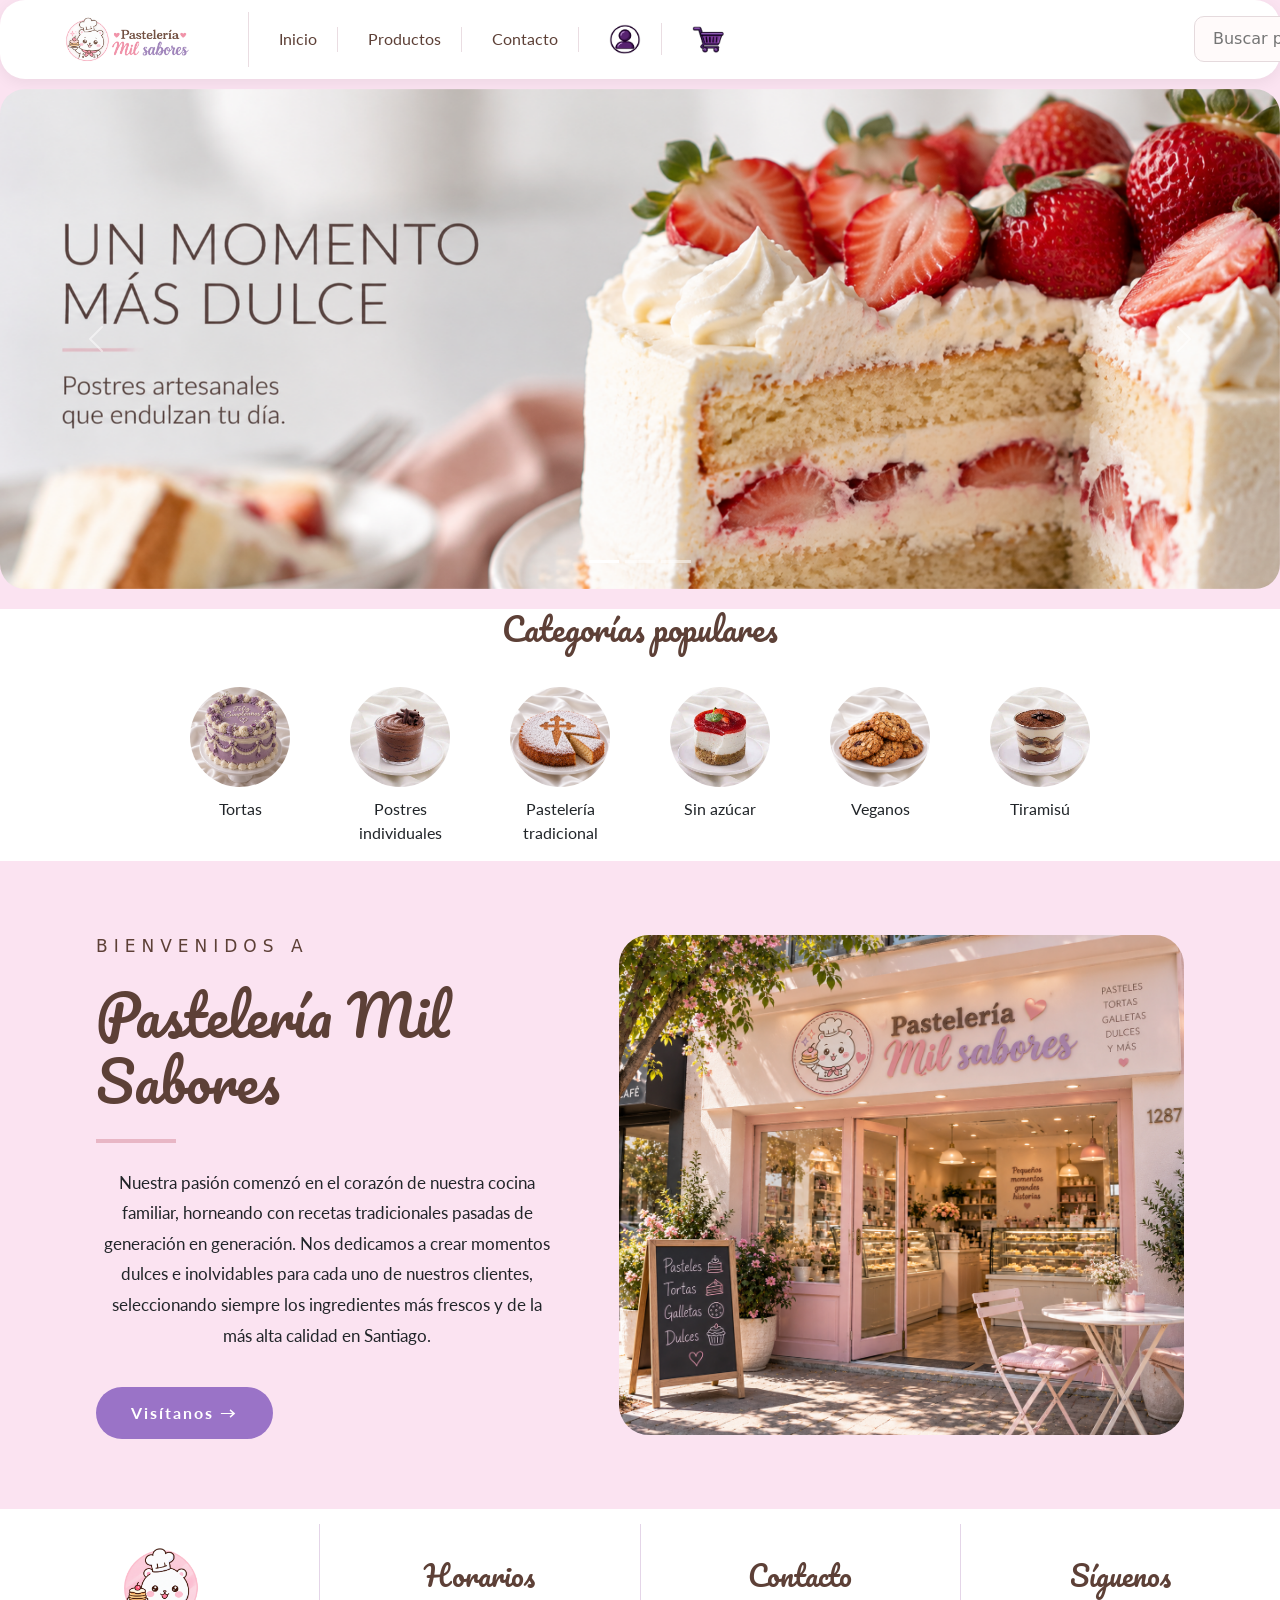
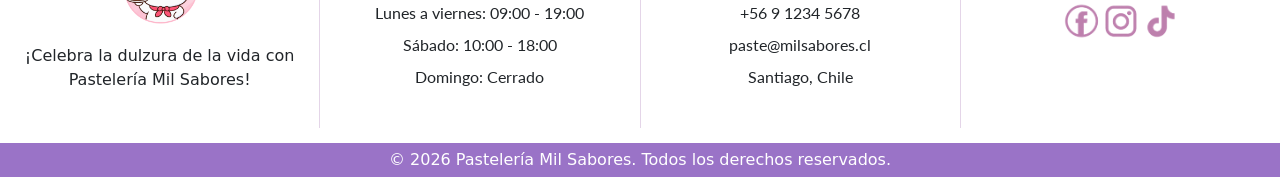
<file: index.html>
<!DOCTYPE html>
<html lang="es">

<head>
    <meta charset="UTF-8">
    <meta name="viewport" content="width=device-width, initial-scale=1.0">

    <link href="https://cdn.jsdelivr.net/npm/bootstrap@5.3.8/dist/css/bootstrap.min.css" rel="stylesheet">


    <link href="https://fonts.googleapis.com/css2?family=Lato&family=Pacifico&display=swap" rel="stylesheet">


    <link rel="stylesheet" href="css/style.css">

    <title>Inicio | Pastelería Mil Sabores</title>
</head>


<body>

    <header>

        <nav class="menu">

            <ul>
                <li><img src="img/logoLetra.png" class="menu-logo"></li>
                <li><a href="index.html" class="texto-general">Inicio</a></li>
                <li><a href="productos.html" class="texto-general">Productos</a></li>
                <li><a href="contacto.html" class="texto-general">Contacto</a></li>
                <li><a href="login.html" id="enlacePerfil"> <img src="img/icono-perfil.png" class="img-iconos"
                            alt="Mi cuenta"></a></li>
                <li><a href="carrito.html" class="texto-general"><img src="img/icono-carro.png" class="img-iconos"></a>
                </li>
            </ul>

            <div class="buscador">
                <input type="text" placeholder="Buscar productos...">
            </div>

        </nav>

    </header>



    <main>

        <!-- CARRUSEL -->

        <section id="carouselExampleIndicators" class="carousel slide mi-carrusel" data-bs-ride="carousel">


            <div class="carousel-indicators">

                <button type="button" data-bs-target="#carouselExampleIndicators" data-bs-slide-to="0" class="active"
                    aria-current="true" aria-label="Slide 1">
                </button>

                <button type="button" data-bs-target="#carouselExampleIndicators" data-bs-slide-to="1"
                    aria-label="Slide 2">
                </button>

                <button type="button" data-bs-target="#carouselExampleIndicators" data-bs-slide-to="2"
                    aria-label="Slide 3">
                </button>

            </div>


            <div class="carousel-inner">

                <div class="carousel-item active">
                    <img src="img/slide1.png" class="d-block w-100" alt="Promoción Pastelería Mil Sabores">
                </div>

                <div class="carousel-item">
                    <img src="img/slide2.png" class="d-block w-100" alt="Promoción Pastelería Mil Sabores">
                </div>

                <div class="carousel-item">
                    <img src="img/slide3.png" class="d-block w-100" alt="Promoción Pastelería Mil Sabores">
                </div>

            </div>


            <button class="carousel-control-prev" type="button" data-bs-target="#carouselExampleIndicators"
                data-bs-slide="prev">

                <span class="carousel-control-prev-icon"></span>

            </button>


            <button class="carousel-control-next" type="button" data-bs-target="#carouselExampleIndicators"
                data-bs-slide="next">

                <span class="carousel-control-next-icon"></span>

            </button>

        </section>



        <!-- CATEGORÍAS -->

        <section class="categorias">

            <h2 class="letra-Titulos">Categorías populares</h2>


            <div class="categorias-lista">

                <article class="categoria">

                    <a href="productos.html">
                        <img src="img/Torta Especial de Cumpleaños.png" alt="Tortas">
                    </a>

                    <p>Tortas</p>

                </article>


                <article class="categoria">

                    <a href="productos.html">
                        <img src="img/Mousse de Chocolate.jpg" alt="Postres individuales">
                    </a>

                    <p>Postres individuales</p>

                </article>


                <article class="categoria">

                    <a href="productos.html">
                        <img src="img/Tarta de Santiago.png" alt="Pastelería tradicional">
                    </a>

                    <p>Pastelería tradicional</p>

                </article>


                <article class="categoria">

                    <a href="productos.html">
                        <img src="img/Cheesecake.jpg" alt="Sin azúcar">
                    </a>

                    <p>Sin azúcar</p>

                </article>


                <article class="categoria">

                    <a href="productos.html">
                        <img src="img/Galletas Veganas de Avena.png" alt="Veganos">
                    </a>

                    <p>Veganos</p>

                </article>


                <article class="categoria">

                    <a href="productos.html">
                        <img src="img/tiramisú.jpg" alt="Tiramisú">
                    </a>

                    <p>Tiramisú</p>

                </article>

            </div>

        </section>



        <!-- HISTORIA -->

        <section class="historia-inicio">

            <div class="historia-texto">

                <p class="historia-mini">BIENVENIDOS A</p>

                <h2 class="letra-Titulos">
                    Pastelería Mil Sabores
                </h2>

                <div class="linea-historia"></div>

                <p class="texto-general">
                    Nuestra pasión comenzó en el corazón de nuestra cocina familiar,
                    horneando con recetas tradicionales pasadas de generación en generación.
                    Nos dedicamos a crear momentos dulces e inolvidables para cada uno de
                    nuestros clientes, seleccionando siempre los ingredientes más frescos
                    y de la más alta calidad en Santiago.
                </p>

                <a href="https://maps.app.goo.gl/XWQrZZQRH1wkxiRa6" class="boton-visitanos" target="_blank">

                    Visítanos →

                </a>

            </div>


            <div class="historia-imagen">

                <img src="img/pasteleria.png" alt="Pastelería Mil Sabores">

            </div>

        </section>

    </main>



    <!-- FOOTER -->

    <footer>

        <div class="footer-cols">


            <div class="footer-columna">

                <img src="img/logo.png" class="logo" alt="Pastelería Mil Sabores">

                <p>
                    ¡Celebra la dulzura de la vida con Pastelería Mil Sabores!
                </p>

            </div>


            <div class="footer-columna">

                <h3 class="letra-Titulos">
                    Horarios
                </h3>

                <ul class="texto-general">

                    <li>Lunes a viernes: 09:00 - 19:00</li>

                    <li>Sábado: 10:00 - 18:00</li>

                    <li>Domingo: Cerrado</li>

                </ul>

            </div>


            <div class="footer-columna">

                <h3 class="letra-Titulos">
                    Contacto
                </h3>

                <ul class="texto-general">

                    <li>+56 9 1234 5678</li>

                    <li>paste@milsabores.cl</li>

                    <li>Santiago, Chile</li>

                </ul>

            </div>


            <div class="footer-columna">

                <h3 class="letra-Titulos">
                    Síguenos
                </h3>

                <div>

                    <img src="img/iconosredes.png" class="redes-sociales" alt="Redes sociales">

                </div>

            </div>


        </div>


        <div class="footer-bottom">

            <p>
                &copy; 2026 Pastelería Mil Sabores.
                Todos los derechos reservados.
            </p>

        </div>

    </footer>


    <script src="js/mi_cuenta.js"></script>
    <script src="js/script.js"></script>
    <script src="https://cdn.jsdelivr.net/npm/bootstrap@5.3.8/dist/js/bootstrap.bundle.min.js"></script>

</body>

</html>
</file>
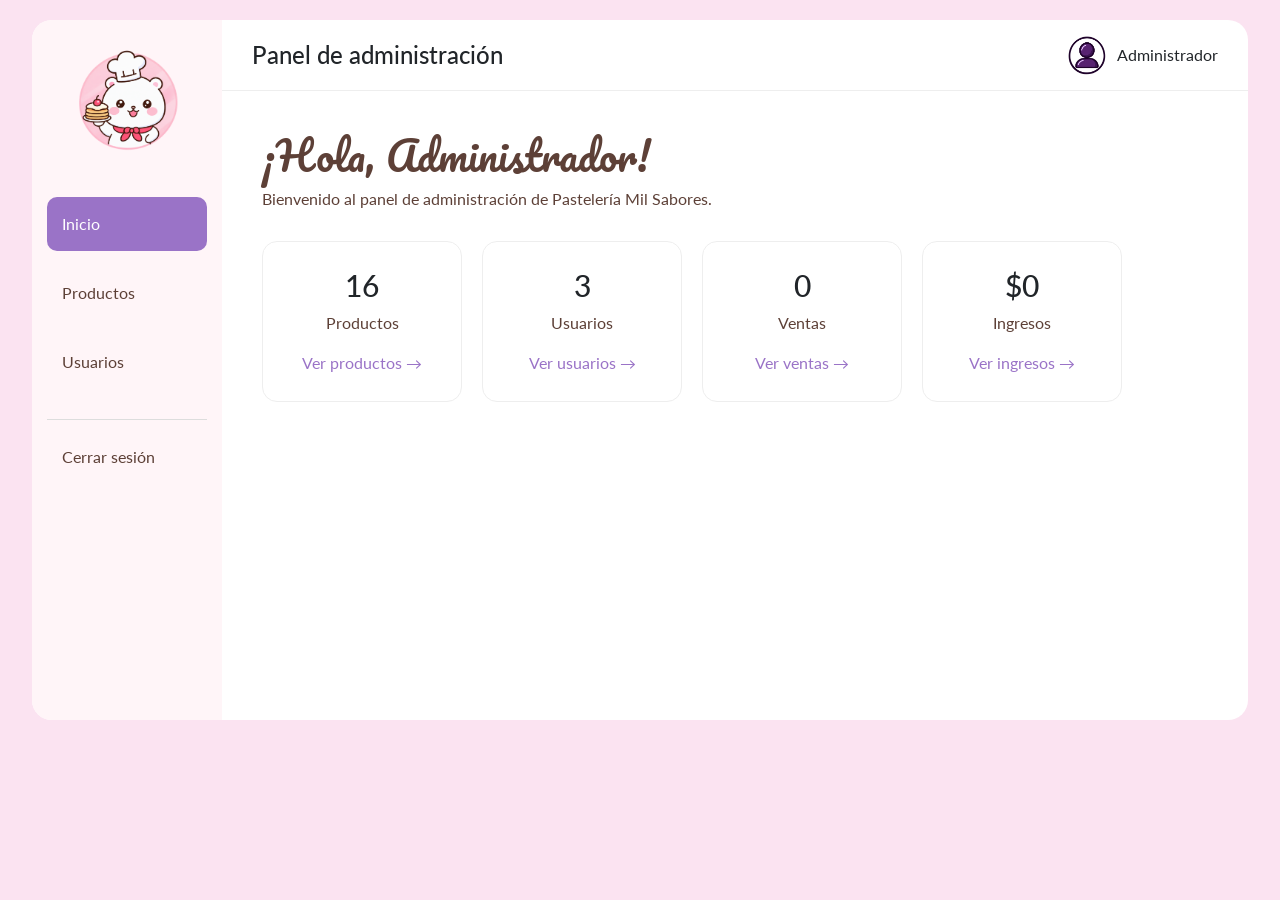
<file: admin/index.html>
<!DOCTYPE html>
<html lang="es">

<head>
    <meta charset="UTF-8">
    <meta name="viewport" content="width=device-width, initial-scale=1.0">

    <link href="https://cdn.jsdelivr.net/npm/bootstrap@5.3.8/dist/css/bootstrap.min.css" rel="stylesheet">
    <link href="https://fonts.googleapis.com/css2?family=Lato&family=Pacifico&display=swap" rel="stylesheet">
    <link rel="stylesheet" href="css/admin.css">

    <title>Administrador | Pastelería Mil Sabores</title>
</head>

<body>
    <main class="admin-contenedor">

        <!-- MENÚ IZQUIERDO -->

        <section class="menu-admin">

            <img src="../img/logo.png" class="logo-admin" alt="Pastelería Mil Sabores">

            <div class="opciones-admin">

                <a href="index.html" class="opcion activa">
                    Inicio
                </a>

                <a href="productos.html" class="opcion">
                    Productos
                </a>

                <a href="usuarios.html" class="opcion">
                    Usuarios
                </a>

            </div>

            <div class="cerrar-admin">
                <a href="#" id="cerrarSesion" class="opcion">Cerrar sesión</a>
            </div>

        </section>


        <!-- CONTENIDO -->

        <section class="contenido-admin">

            <div class="barra-admin">

                <h4 class="texto-general">
                    Panel de administración
                </h4>

                <div class="perfil-admin">

                    <img src="../img/icono-perfil.png" alt="Administrador">

                    <span class="texto-general">
                        Administrador
                    </span>

                </div>

            </div>


            <div class="inicio-admin">

                <h1 class="letra-Titulos">
                    ¡Hola, Administrador!
                </h1>

                <p class="texto-general">
                    Bienvenido al panel de administración de Pastelería Mil Sabores.
                </p>


                <div class="tarjetas-admin">

                    <div class="tarjeta-admin">

                        <h2>16</h2>

                        <p class="texto-general">
                            Productos
                        </p>

                        <a href="productos.html">
                            Ver productos →
                        </a>

                    </div>


                    <div class="tarjeta-admin">

                        <h2>3</h2>

                        <p class="texto-general">
                            Usuarios
                        </p>

                        <a href="usuarios.html">
                            Ver usuarios →
                        </a>

                    </div>


                    <div class="tarjeta-admin">

                        <h2>0</h2>

                        <p class="texto-general">
                            Ventas
                        </p>

                        <a href="#">
                            Ver ventas →
                        </a>

                    </div>


                    <div class="tarjeta-admin">

                        <h2>$0</h2>

                        <p class="texto-general">
                            Ingresos
                        </p>

                        <a href="#">
                            Ver ingresos →
                        </a>

                    </div>

                </div>

            </div>

        </section>

    </main>

</body>

</html>
</file>
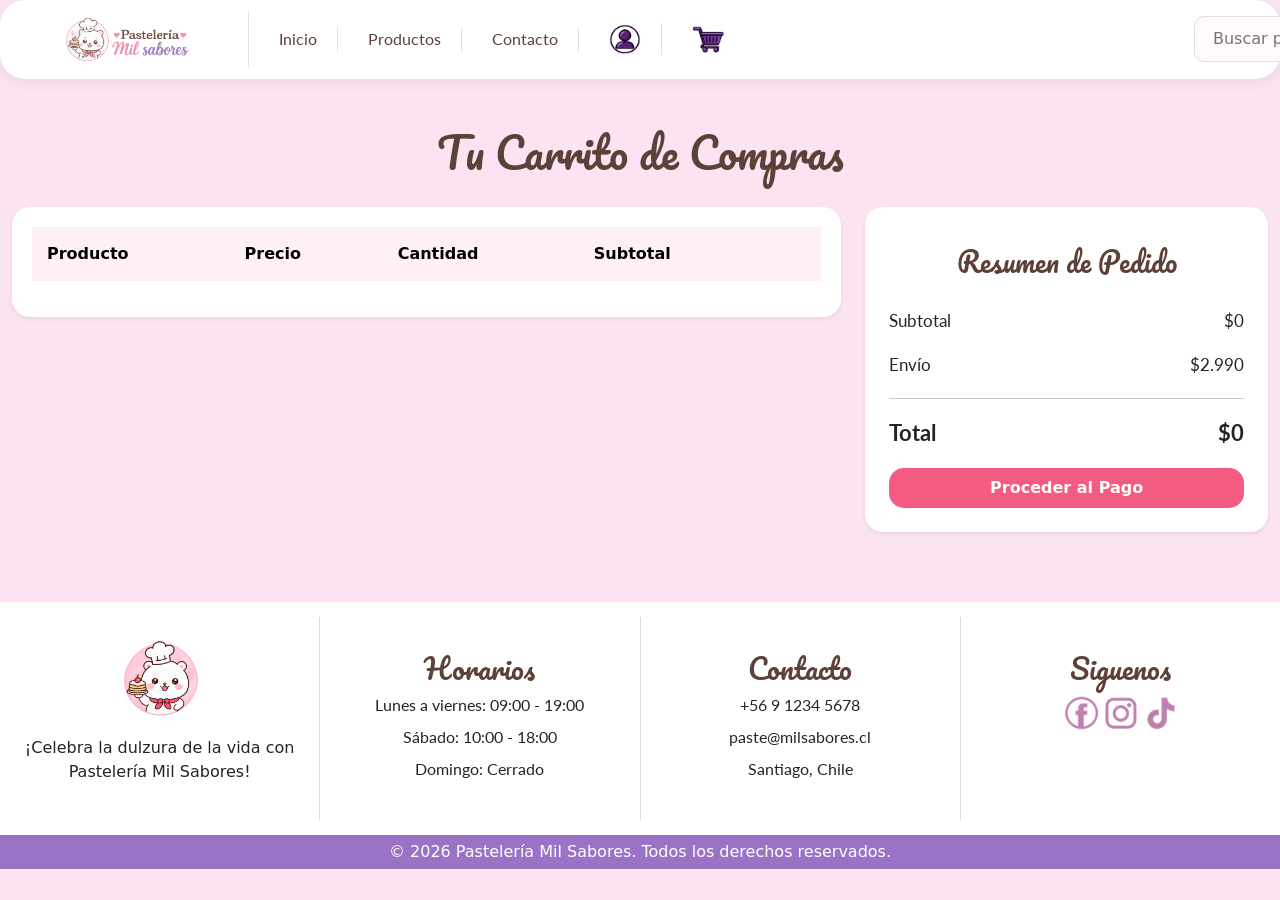
<file: carrito.html>
<!DOCTYPE html>
<html lang="es">

<head>
    <meta charset="UTF-8">
    <meta name="viewport" content="width=device-width, initial-scale=1.0">

    <link href="https://cdn.jsdelivr.net/npm/bootstrap@5.3.8/dist/css/bootstrap.min.css" rel="stylesheet">
    <link href="https://fonts.googleapis.com/css2?family=Lato&family=Pacifico&display=swap" rel="stylesheet">
    <link rel="stylesheet" href="css/style.css">

    <title>Carrito - Pastelería Mil Sabores</title>
</head>

<body>
    <header>
        <nav class="menu">

            <ul>
                <li><img src="img/logoLetra.png" class="menu-logo"></li>
                <li><a href="index.html" class="texto-general">Inicio</a></li>
                <li><a href="productos.html" class="texto-general">Productos</a></li>
                <li><a href="contacto.html" class="texto-general">Contacto</a></li>
                <li><a href="login.html" id="enlacePerfil"> <img src="img/icono-perfil.png" class="img-iconos"
                            alt="Mi cuenta"></a></li>
                <li><a href="carrito.html" class="texto-general"><img src="img/icono-carro.png" class="img-iconos"></a>
                </li>
            </ul>

            <div class="buscador">
                <input type="text" placeholder="Buscar productos...">
            </div>

        </nav>

    </header>

    <main class="container my-5">

        <h1 class="letra-Titulos text-center mb-4">
            Tu Carrito de Compras
        </h1>

        <div class="row g-4">

            <div class="col-lg-8">

                <div class="table-responsive bg-white p-3 rounded shadow-sm">

                    <table class="table align-middle">

                        <thead>
                            <tr>
                                <th>Producto</th>
                                <th>Precio</th>
                                <th>Cantidad</th>
                                <th>Subtotal</th>
                                <th></th>
                            </tr>
                        </thead>

                        <tbody id="carrito-body"></tbody>

                    </table>

                </div>

            </div>

            <div class="col-lg-4">

                <div class="bg-white p-4 rounded shadow-sm">

                    <h3 class="letra-Titulos h4 mb-3">
                        Resumen de Pedido
                    </h3>

                    <div class="d-flex justify-content-between mb-2">
                        <span>Subtotal</span>
                        <span id="subtotal-carrito">$0</span>
                    </div>

                    <div class="d-flex justify-content-between mb-2">
                        <span>Envío</span>
                        <span>$2.990</span>
                    </div>

                    <hr>

                    <div class="d-flex justify-content-between h5 mb-3">
                        <strong>Total</strong>
                        <strong id="total-carrito">$0</strong>
                    </div>

                    <a href="checkout.html" class="btn btn-primary w-100 py-2 fw-bold"
                        style="background-color: #d81b60; border: none;">
                        Proceder al Pago
                    </a>

                </div>

            </div>

        </div>

    </main>

    <footer>

        <div class="footer-cols">
            <div class="footer-columna">

                <img src="img/logo.png" class="logo" alt="">
                <p>¡Celebra la dulzura de la vida con Pastelería Mil Sabores!</p>
            </div>



            <div class="footer-columna">
                <h3 class="letra-Titulos">Horarios</h3>

                <ul class="texto-general">
                    <li>Lunes a viernes: 09:00 - 19:00</li>
                    <li>Sábado: 10:00 - 18:00</li>
                    <li>Domingo: Cerrado</li>
                </ul>
            </div>



            <div class="footer-columna">
                <h3 class="letra-Titulos"> Contacto </h3>
                <ul class="texto-general">
                    <li>+56 9 1234 5678</li>
                    <li>paste@milsabores.cl</li>
                    <li>Santiago, Chile</li>
                </ul>
            </div>


            <div class="footer-columna">
                <h3 class="letra-Titulos"> Siguenos </h3>
                <div>
                    <img src="img/iconosredes.png" class="redes-sociales" alt="redes">

                </div>

            </div>

        </div>

        <div class="footer-bottom">
            <p>&copy; 2026 Pastelería Mil Sabores. Todos los derechos reservados.</p>

        </div>

    </footer>

    <script src="js/carrito.js"></script>
    <script src="js/mi_cuenta.js"></script>
    <script src="https://cdn.jsdelivr.net/npm/bootstrap@5.3.8/dist/js/bootstrap.bundle.min.js"></script>
</body>

</html>
</file>
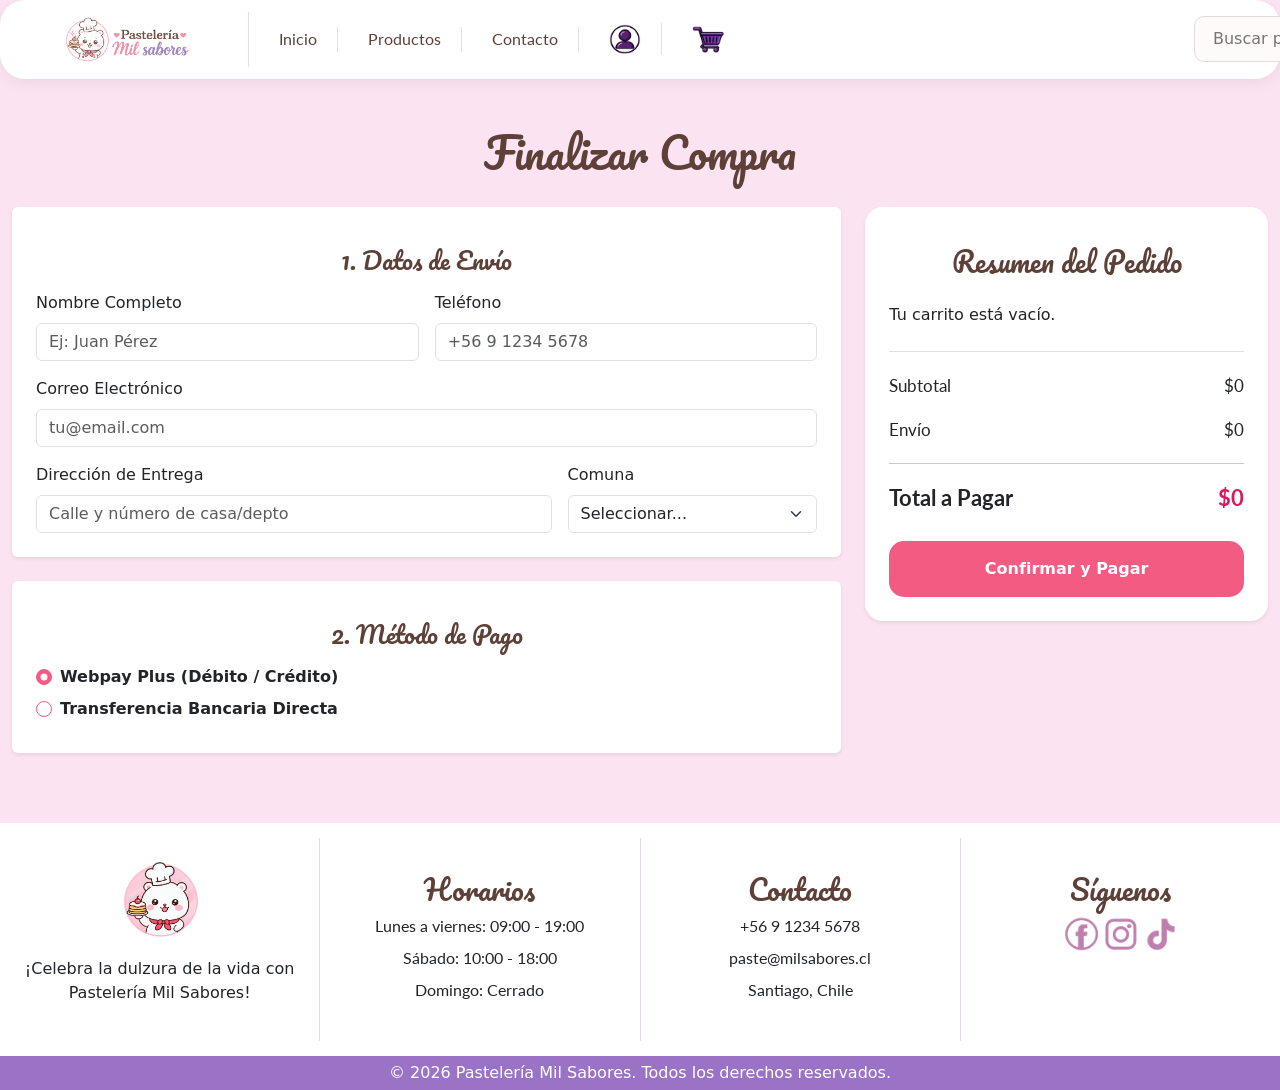
<file: checkout.html>
<!DOCTYPE html>
<html lang="es">

<head>
    <meta charset="UTF-8">
    <meta name="viewport" content="width=device-width, initial-scale=1.0">

    <link href="https://cdn.jsdelivr.net/npm/bootstrap@5.3.8/dist/css/bootstrap.min.css" rel="stylesheet">
    <link href="https://fonts.googleapis.com/css2?family=Lato&family=Pacifico&display=swap" rel="stylesheet">
    <link rel="stylesheet" href="css/style.css">

    <title>Finalizar compra | Pastelería Mil Sabores</title>
</head>

<body>

    <header>
        <nav class="menu">

            <ul>
                <li>
                    <img src="img/logoLetra.png" class="menu-logo" alt="Pastelería Mil Sabores">
                </li>

                <li>
                    <a href="index.html" class="texto-general">Inicio</a>
                </li>

                <li>
                    <a href="productos.html" class="texto-general">Productos</a>
                </li>

                <li>
                    <a href="contacto.html" class="texto-general">Contacto</a>
                </li>

                <li>
                    <a href="login.html" id="enlacePerfil">
                        <img src="img/icono-perfil.png" class="img-iconos" alt="Mi cuenta">
                    </a>
                </li>

                <li>
                    <a href="carrito.html">
                        <img src="img/icono-carro.png" class="img-iconos" alt="Carrito">
                    </a>
                </li>
            </ul>

            <div class="buscador">
                <input type="text" placeholder="Buscar productos...">
            </div>

        </nav>
    </header>


    <main class="container my-5">

        <h1 class="letra-Titulos text-center mb-4">
            Finalizar Compra
        </h1>

        <form id="form-checkout" onsubmit="realizarPedido(event)">

            <div class="row g-4">

                <!-- Datos de envío -->
                <div class="col-lg-8">

                    <div class="bg-white p-4 rounded shadow-sm mb-4">

                        <h3 class="letra-Titulos h4 mb-3">
                            1. Datos de Envío
                        </h3>

                        <div class="row g-3">

                            <div class="col-md-6">
                                <label for="nombre" class="form-label">
                                    Nombre Completo
                                </label>

                                <input type="text" class="form-control" id="nombre" required
                                    placeholder="Ej: Juan Pérez">
                            </div>


                            <div class="col-md-6">
                                <label for="telefono" class="form-label">
                                    Teléfono
                                </label>

                                <input type="tel" class="form-control" id="telefono" required
                                    placeholder="+56 9 1234 5678">
                            </div>


                            <div class="col-12">
                                <label for="email" class="form-label">
                                    Correo Electrónico
                                </label>

                                <input type="email" class="form-control" id="email" required placeholder="tu@email.com">
                            </div>


                            <div class="col-md-8">
                                <label for="direccion" class="form-label">
                                    Dirección de Entrega
                                </label>

                                <input type="text" class="form-control" id="direccion" required
                                    placeholder="Calle y número de casa/depto">
                            </div>


                            <div class="col-md-4">
                                <label for="comuna" class="form-label">
                                    Comuna
                                </label>

                                <select class="form-select" id="comuna" required>

                                    <option value="" selected disabled>
                                        Seleccionar...
                                    </option>

                                    <option value="santiago">
                                        Santiago Centro
                                    </option>

                                    <option value="providencia">
                                        Providencia
                                    </option>

                                    <option value="lascondes">
                                        Las Condes
                                    </option>

                                    <option value="ñuñoa">
                                        Ñuñoa
                                    </option>

                                </select>
                            </div>

                        </div>
                    </div>


                    <!-- Método de pago -->
                    <div class="bg-white p-4 rounded shadow-sm">

                        <h3 class="letra-Titulos h4 mb-3">
                            2. Método de Pago
                        </h3>

                        <div class="form-check mb-2">

                            <input class="form-check-input" type="radio" name="metodoPago" id="webpay" value="webpay"
                                checked>

                            <label class="form-check-label fw-bold" for="webpay">
                                Webpay Plus (Débito / Crédito)
                            </label>

                        </div>


                        <div class="form-check mb-2">

                            <input class="form-check-input" type="radio" name="metodoPago" id="transferencia"
                                value="transferencia">

                            <label class="form-check-label fw-bold" for="transferencia">
                                Transferencia Bancaria Directa
                            </label>

                        </div>

                    </div>

                </div>


                <!-- Resumen del pedido -->
                <div class="col-lg-4">

                    <div class="bg-white p-4 rounded shadow-sm sticky-top" style="top: 20px;">

                        <h3 class="letra-Titulos h4 mb-3">
                            Resumen del Pedido
                        </h3>


                        <!-- Aquí aparecen los productos -->
                        <div id="resumenPedido" class="mb-3 border-bottom pb-2">
                        </div>


                        <div class="d-flex justify-content-between mb-2">
                            <span>Subtotal</span>
                            <span id="subtotalCheckout">$0</span>
                        </div>


                        <div class="d-flex justify-content-between mb-2">
                            <span>Envío</span>
                            <span id="envioCheckout">$0</span>
                        </div>


                        <hr>


                        <div class="d-flex justify-content-between h5 mb-4">

                            <strong>Total a Pagar</strong>

                            <strong id="totalCheckout" style="color: #d81b60;">
                                $0
                            </strong>

                        </div>


                        <button type="submit" class="btn btn-primary w-100 py-3 fw-bold"
                            style="background-color: #d81b60; border: none;">

                            Confirmar y Pagar

                        </button>

                    </div>

                </div>

            </div>

        </form>

    </main>

    <footer>

        <div class="footer-cols">

            <div class="footer-columna">
                <img src="img/logo.png" class="logo" alt="">

                <p>
                    ¡Celebra la dulzura de la vida con Pastelería Mil Sabores!
                </p>
            </div>

            <div class="footer-columna">

                <h3 class="letra-Titulos">Horarios</h3>

                <ul class="texto-general">
                    <li>Lunes a viernes: 09:00 - 19:00</li>
                    <li>Sábado: 10:00 - 18:00</li>
                    <li>Domingo: Cerrado</li>
                </ul>

            </div>

            <div class="footer-columna">

                <h3 class="letra-Titulos">Contacto</h3>

                <ul class="texto-general">
                    <li>+56 9 1234 5678</li>
                    <li>paste@milsabores.cl</li>
                    <li>Santiago, Chile</li>
                </ul>

            </div>

            <div class="footer-columna">
                <h3 class="letra-Titulos">Síguenos</h3>

                <img src="img/iconosredes.png" class="redes-sociales" alt="Redes sociales">
            </div>

        </div>

        <div class="footer-bottom">
            <p>
                &copy; 2026 Pastelería Mil Sabores.
                Todos los derechos reservados.
            </p>

        </div>
    </footer>
    <script src="js/carrito.js"></script>
    <script src="https://cdn.jsdelivr.net/npm/bootstrap@5.3.8/dist/js/bootstrap.bundle.min.js"></script>
    <script src="js/mi_cuenta.js"></script>
    <script src="js/checkout.js"></script>

</body>

</html>
</file>
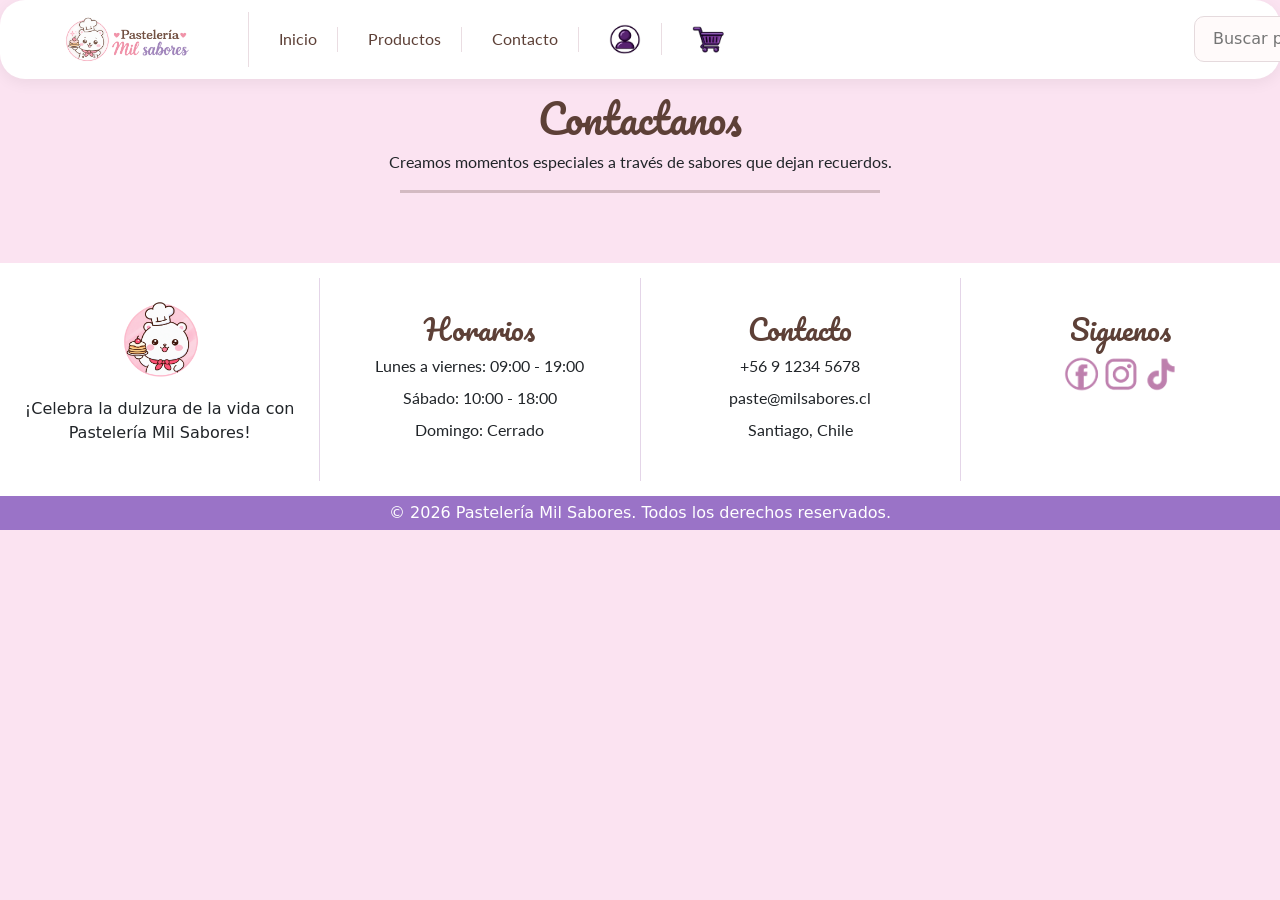
<file: contacto.html>
<!DOCTYPE html>
<html lang="en">

<head>
    <meta charset="UTF-8">
    <meta name="viewport" content="width=device-width, initial-scale=1.0">
    <link rel="stylesheet" href="css/style.css">
    <link href="https://fonts.googleapis.com/css2?family=Lato&family=Pacifico&display=swap" rel="stylesheet">
    <link href="https://cdn.jsdelivr.net/npm/bootstrap@5.3.8/dist/css/bootstrap.min.css" rel="stylesheet">
    <title>Pastelería Mil Sabores</title>
</head>

<body>


    <header>
        <nav class="menu">


            <ul>
                <li><img src="img/logoLetra.png" class="menu-logo"></li>
                <li><a href="index.html" class="texto-general">Inicio</a></li>
                <li><a href="productos.html" class="texto-general">Productos</a></li>
                <li><a href="contacto.html" class="texto-general">Contacto</a></li>
                <li><a href="mi_cuenta.html" class="texto-general"><img src="img/icono-perfil.png"
                            class="img-iconos"></a>
                </li>
                <li><a href="carrito.html" class="texto-general"><img src="img/icono-carro.png" class="img-iconos"></a>
                </li>
            </ul>

            <div class="buscador">
                <input type="text" placeholder="Buscar productos...">
            </div>


        </nav>
    </header>

    <h1 class="letra-Titulos">Contactanos </h1>
    <p class="texto-general">Creamos momentos especiales a través de sabores que dejan recuerdos.</p>
    <hr class="separador">























    <footer>

        <div class="footer-cols">
            <div class="footer-columna">

                <img src="img/logo.png" class="logo" alt="">
                <p>¡Celebra la dulzura de la vida con Pastelería Mil Sabores!</p>
            </div>



            <div class="footer-columna">
                <h3 class="letra-Titulos">Horarios</h3>

                <ul class="texto-general">
                    <li>Lunes a viernes: 09:00 - 19:00</li>
                    <li>Sábado: 10:00 - 18:00</li>
                    <li>Domingo: Cerrado</li>
                </ul>
            </div>



            <div class="footer-columna">
                <h3 class="letra-Titulos"> Contacto </h3>
                <ul class="texto-general">
                    <li>+56 9 1234 5678</li>
                    <li>paste@milsabores.cl</li>
                    <li>Santiago, Chile</li>
                </ul>
            </div>


            <div class="footer-columna">
                <h3 class="letra-Titulos"> Siguenos </h3>
                <div>
                    <img src="img/iconosredes.png" class="redes-sociales" alt="redes">

                </div>

            </div>

        </div>

        <div class="footer-bottom">
            <p>&copy; 2026 Pastelería Mil Sabores. Todos los derechos reservados.</p>

        </div>

    </footer>

    <script src="https://cdn.jsdelivr.net/npm/bootstrap@5.3.8/dist/js/bootstrap.bundle.min.js"></script>
</body>

</html>
</file>
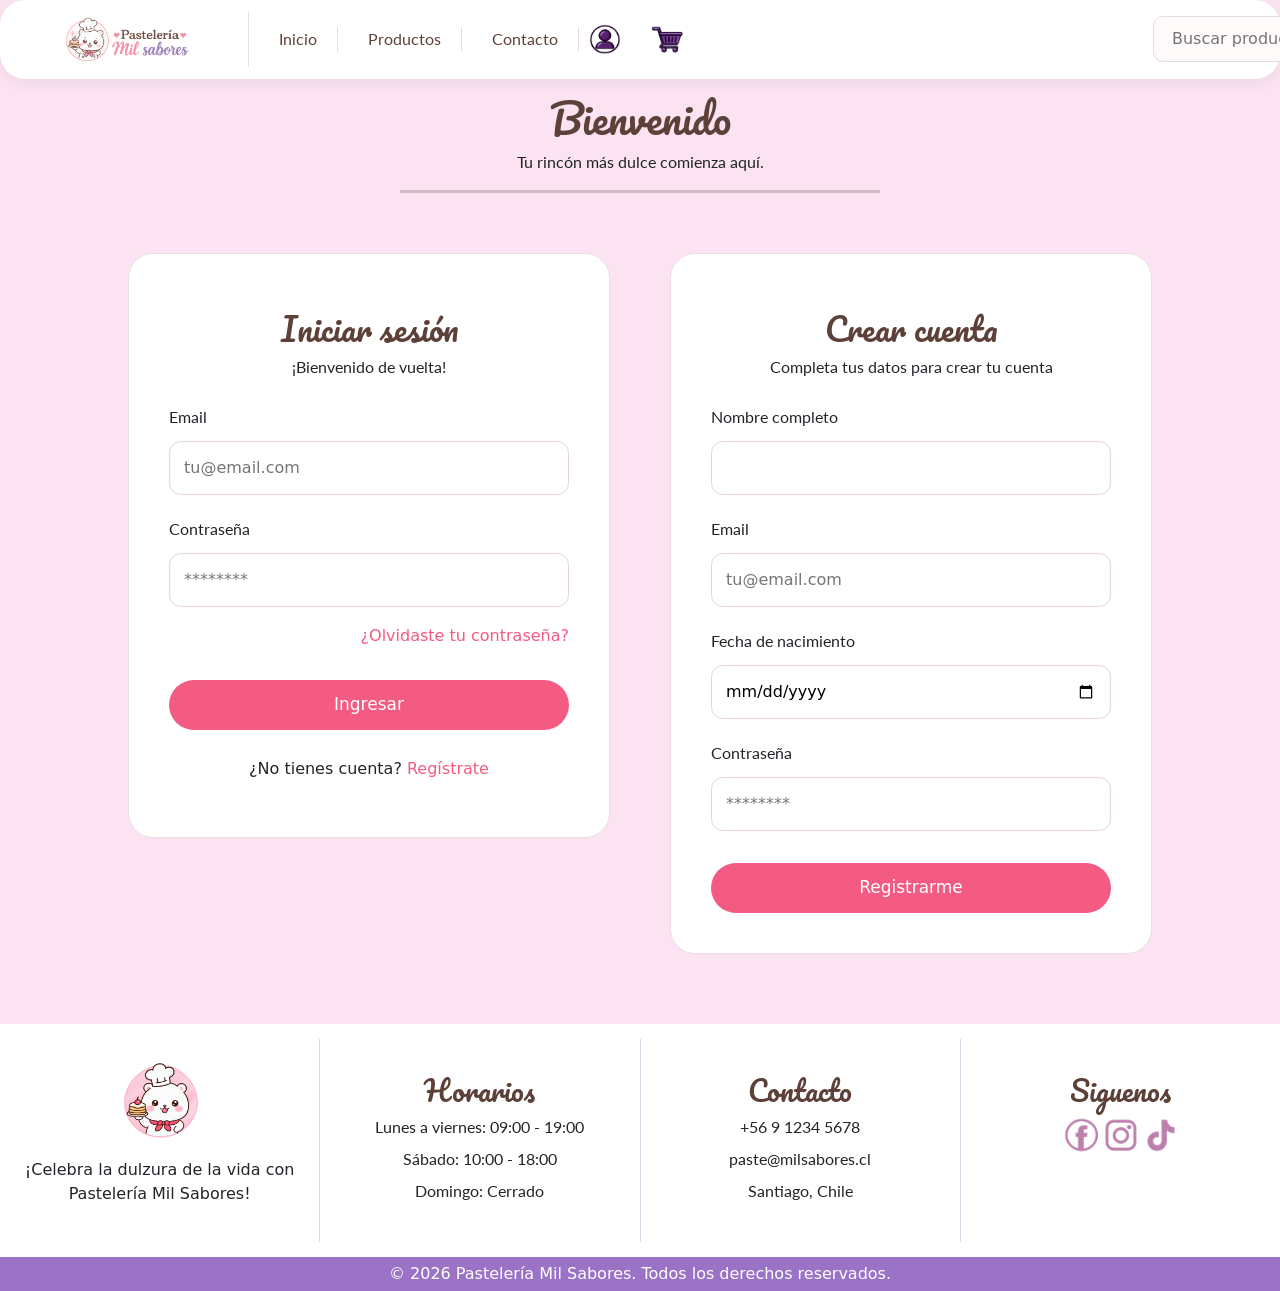
<file: login.html>
<!DOCTYPE html>
<html lang="en">

<head>
    <meta charset="UTF-8">
    <meta name="viewport" content="width=device-width, initial-scale=1.0">
    <link rel="stylesheet" href="css/style.css">
    <link href="https://fonts.googleapis.com/css2?family=Lato&family=Pacifico&display=swap" rel="stylesheet">
    <link href="https://cdn.jsdelivr.net/npm/bootstrap@5.3.8/dist/css/bootstrap.min.css" rel="stylesheet">
    <title>Pastelería Mil Sabores </title>
</head>

<body>
    <header>
        <nav class="menu">


            <ul>
                <li><img src="img/logoLetra.png" class="menu-logo"></li>
                <li><a href="index.html" class="texto-general">Inicio</a></li>
                <li><a href="productos.html" class="texto-general">Productos</a></li>
                <li><a href="contacto.html" class="texto-general">Contacto</a></li>
                <a href="login.html" class="texto-general"> <img src="img/icono-perfil.png" class="img-iconos"
                        alt="Iniciar sesión"> </a></li>
                <li><a href=" carrito.html" class="texto-general"><img src="img/icono-carro.png" class="img-iconos"></a>
                </li>
            </ul>

            <div class="buscador">
                <input type="text" placeholder="Buscar productos...">
            </div>


        </nav>

    </header>

    <main>

        <h1 class="letra-Titulos">Bienvenido </h1>
        <p class="texto-general">Tu rincón más dulce comienza aquí.</p>
        <hr class="separador">




        <section class="acceso-contenedor">

            <!-- INICIAR SESIÓN -->
            <section class="acceso-card">

                <h2 class="letra-Titulos">Iniciar sesión</h2>
                <p class="texto-general">¡Bienvenido de vuelta!</p>

                <form id="formLogin">

                    <label for="emailLogin">Email</label>
                    <input type="email" id="emailLogin" placeholder="tu@email.com">

                    <label for="passwordLogin">Contraseña</label>
                    <input type="password" id="passwordLogin" placeholder="********">

                    <a href="#" class="recuperar">
                        ¿Olvidaste tu contraseña?
                    </a>

                    <button type="submit" class="boton-acceso">
                        Ingresar
                    </button>

                    <p class="texto-cuenta">
                        ¿No tienes cuenta?
                        <a href="#">Regístrate</a>
                    </p>

                </form>

            </section>


            <!-- CREAR CUENTA -->
            <section class="acceso-card">

                <h2 class="letra-Titulos">Crear cuenta</h2>
                <p class="texto-general">
                    Completa tus datos para crear tu cuenta
                </p>

                <form id="formRegistro">

                    <label for="nombreRegistro">Nombre completo</label>
                    <input type="text" id="nombreRegistro">

                    <label for="emailRegistro">Email</label>
                    <input type="email" id="emailRegistro" placeholder="tu@email.com">

                    <label for="fechaNacimiento">Fecha de nacimiento</label>
                    <input type="date" id="fechaNacimiento">

                    <label for="passwordRegistro">Contraseña</label>
                    <input type="password" id="passwordRegistro" placeholder="********">

                    <button type="submit" class="boton-acceso">
                        Registrarme
                    </button>

                </form>

            </section>
        </section>
    </main>













    <footer>

        <div class="footer-cols">
            <div class="footer-columna">

                <img src="img/logo.png" class="logo" alt="">
                <p>¡Celebra la dulzura de la vida con Pastelería Mil Sabores!</p>
            </div>



            <div class="footer-columna">
                <h3 class="letra-Titulos">Horarios</h3>

                <ul class="texto-general">
                    <li>Lunes a viernes: 09:00 - 19:00</li>
                    <li>Sábado: 10:00 - 18:00</li>
                    <li>Domingo: Cerrado</li>
                </ul>
            </div>



            <div class="footer-columna">
                <h3 class="letra-Titulos"> Contacto </h3>
                <ul class="texto-general">
                    <li>+56 9 1234 5678</li>
                    <li>paste@milsabores.cl</li>
                    <li>Santiago, Chile</li>
                </ul>
            </div>


            <div class="footer-columna">
                <h3 class="letra-Titulos"> Siguenos </h3>
                <div>
                    <img src="img/iconosredes.png" class="redes-sociales" alt="redes">

                </div>

            </div>

        </div>

        <div class="footer-bottom">
            <p>&copy; 2026 Pastelería Mil Sabores. Todos los derechos reservados.</p>

        </div>

    </footer>
    <Script src="js/formularios.js"></Script>
    <script src="https://cdn.jsdelivr.net/npm/bootstrap@5.3.8/dist/js/bootstrap.bundle.min.js"></script>
</body>

</html>
</file>
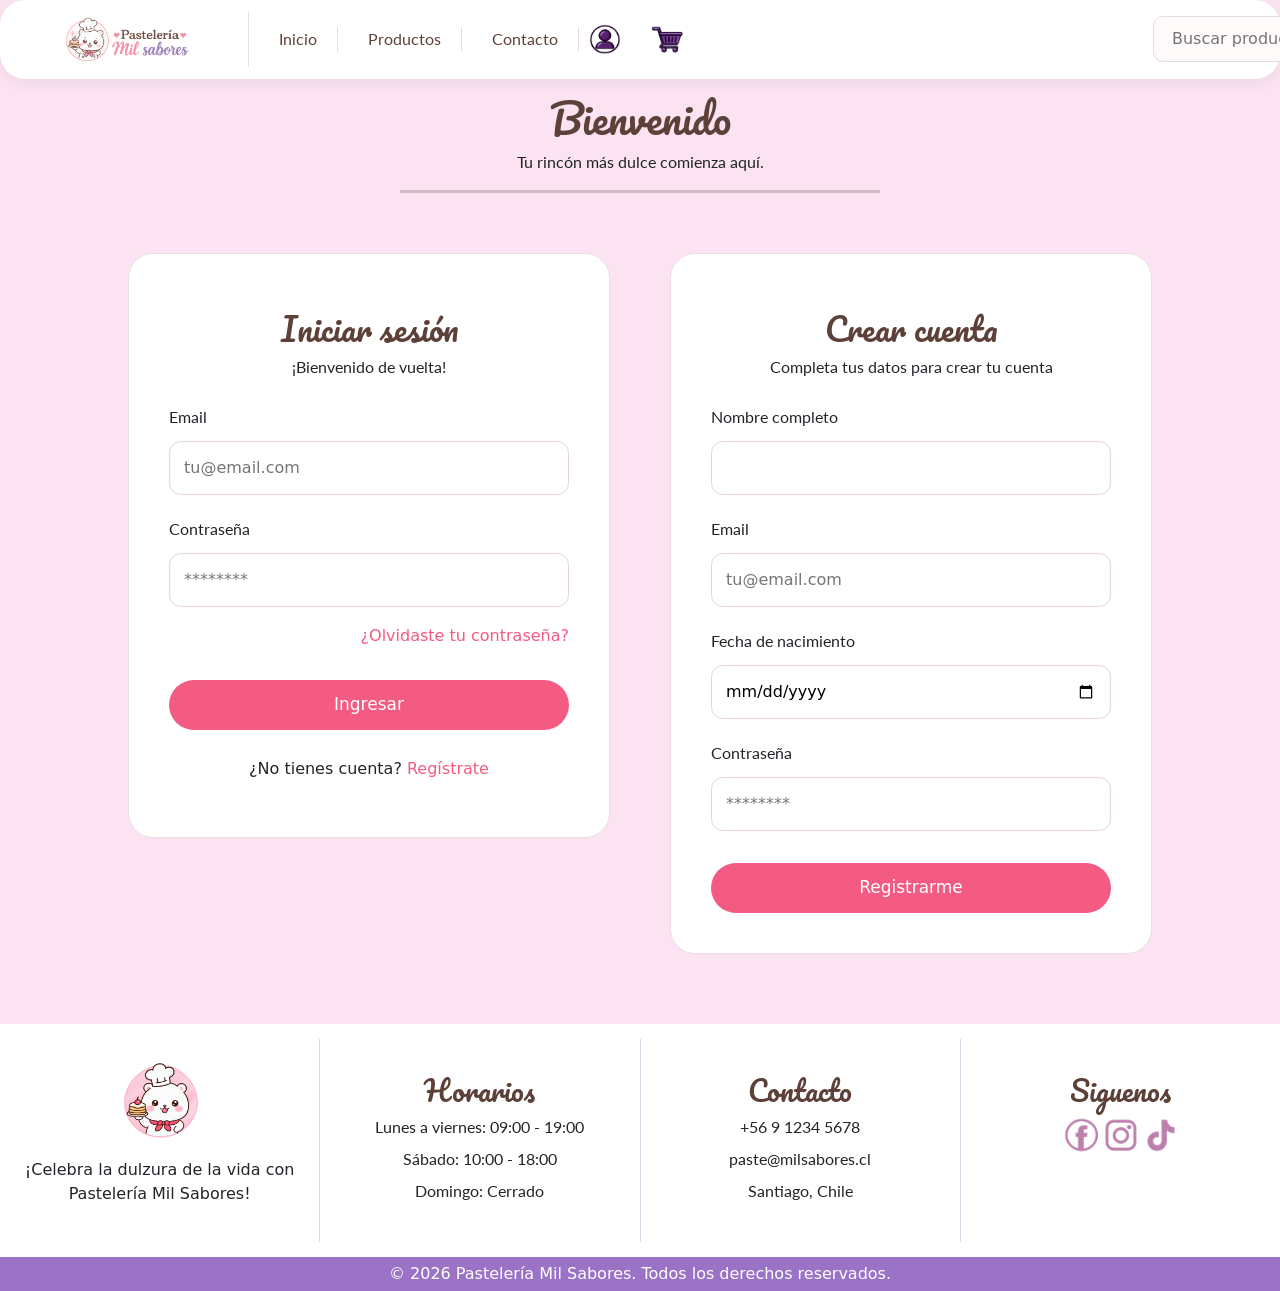
<file: mi_cuenta.html>
<!DOCTYPE html>
<html lang="en">

<head>
    <meta charset="UTF-8">
    <meta name="viewport" content="width=device-width, initial-scale=1.0">
    <link rel="stylesheet" href="css/style.css">
    <link href="https://fonts.googleapis.com/css2?family=Lato&family=Pacifico&display=swap" rel="stylesheet">
    <link href="https://cdn.jsdelivr.net/npm/bootstrap@5.3.8/dist/css/bootstrap.min.css" rel="stylesheet">
    <title>Mi Cuenta | Pastelería Mil Sabores</title>
</head>

<body>

    <header>

        <nav class="menu">
            <ul>
                <li><img src="img/logoLetra.png" class="menu-logo"></li>
                <li><a href="index.html" class="texto-general">Inicio</a></li>
                <li><a href="productos.html" class="texto-general">Productos</a></li>
                <li><a href="contacto.html" class="texto-general">Contacto</a></li>
                <li><a href="login.html" id="enlacePerfil"> <img src="img/icono-perfil.png" class="img-iconos"
                            alt="Mi cuenta"></a></li>
                <li><a href="carrito.html" class="texto-general"><img src="img/icono-carro.png" class="img-iconos"></a>
                </li>
            </ul>

            <div class="buscador">
                <input type="text" placeholder="Buscar productos...">
            </div>
        </nav>

    </header>


    <main>
        <h1 class="letra-Titulos"> Mi cuenta</h1>
        <p class="texto-general">Tu espacio en Mil Sabores.</p>
        <hr class="separador">

        <section class="contedor-mi-cuenta">

            <div class="contenedor-izquierda">

                <div class="head-contenerdor">
                    <img src="img/icono-perfil.png" class="icono-contenedor" alt="">
                    <h2 class="letra-Titulos" id="nombreUsuarioCuenta">Mi Cuenta</h2>
                </div>

                <div class="elementos" id="btnMisDatos">
                    <img src="img/icono datos.png" class="iconos" alt="">
                    <h4>Mis datos</h4>
                </div>

                <div class="elementos" id="btnDirecciones">
                    <img src="img/icono direcciones.png" class="iconos" alt="">
                    <h4>Mis direcciones</h4>
                </div>

                <div class="elementos" id="btnPedidos">
                    <img src="img/icono pedido.png" class="iconos" alt="">
                    <h4>Mis pedidos</h4>
                </div>

                <div class="elementos cerrar-sesion" id="btnCerrarSesion">
                    <img src="img/icono cierre.png" class="iconos" alt="">
                    <h4>Cerrar sesión</h4>
                </div>

            </div>


            <div class="contenedor-derecha" id="contenidoCuenta">

                <div class="bienvenida-cuenta">
                    <h2 class="letra-Titulos">Bienvenido a tu cuenta</h2>
                    <p class="texto-general">
                        Selecciona una opción del menú para ver tu información.
                    </p>
                </div>

            </div>

        </section>

    </main>
    <footer>

        <div class="footer-cols">
            <div class="footer-columna">

                <img src="img/logo.png" class="logo" alt="">
                <p>¡Celebra la dulzura de la vida con Pastelería Mil Sabores!</p>
            </div>



            <div class="footer-columna">
                <h3 class="letra-Titulos">Horarios</h3>

                <ul class="texto-general">
                    <li>Lunes a viernes: 09:00 - 19:00</li>
                    <li>Sábado: 10:00 - 18:00</li>
                    <li>Domingo: Cerrado</li>
                </ul>
            </div>



            <div class="footer-columna">
                <h3 class="letra-Titulos"> Contacto </h3>
                <ul class="texto-general">
                    <li>+56 9 1234 5678</li>
                    <li>paste@milsabores.cl</li>
                    <li>Santiago, Chile</li>
                </ul>
            </div>


            <div class="footer-columna">
                <h3 class="letra-Titulos"> Siguenos </h3>
                <div>
                    <img src="img/iconosredes.png" class="redes-sociales" alt="redes">

                </div>

            </div>

        </div>

        <div class="footer-bottom">
            <p>&copy; 2026 Pastelería Mil Sabores. Todos los derechos reservados.</p>

        </div>

    </footer>
    <script src="js/mi_cuenta.js"></script>
    <script src="https://cdn.jsdelivr.net/npm/bootstrap@5.3.8/dist/js/bootstrap.bundle.min.js"></script>
</body>

</html>
</file>
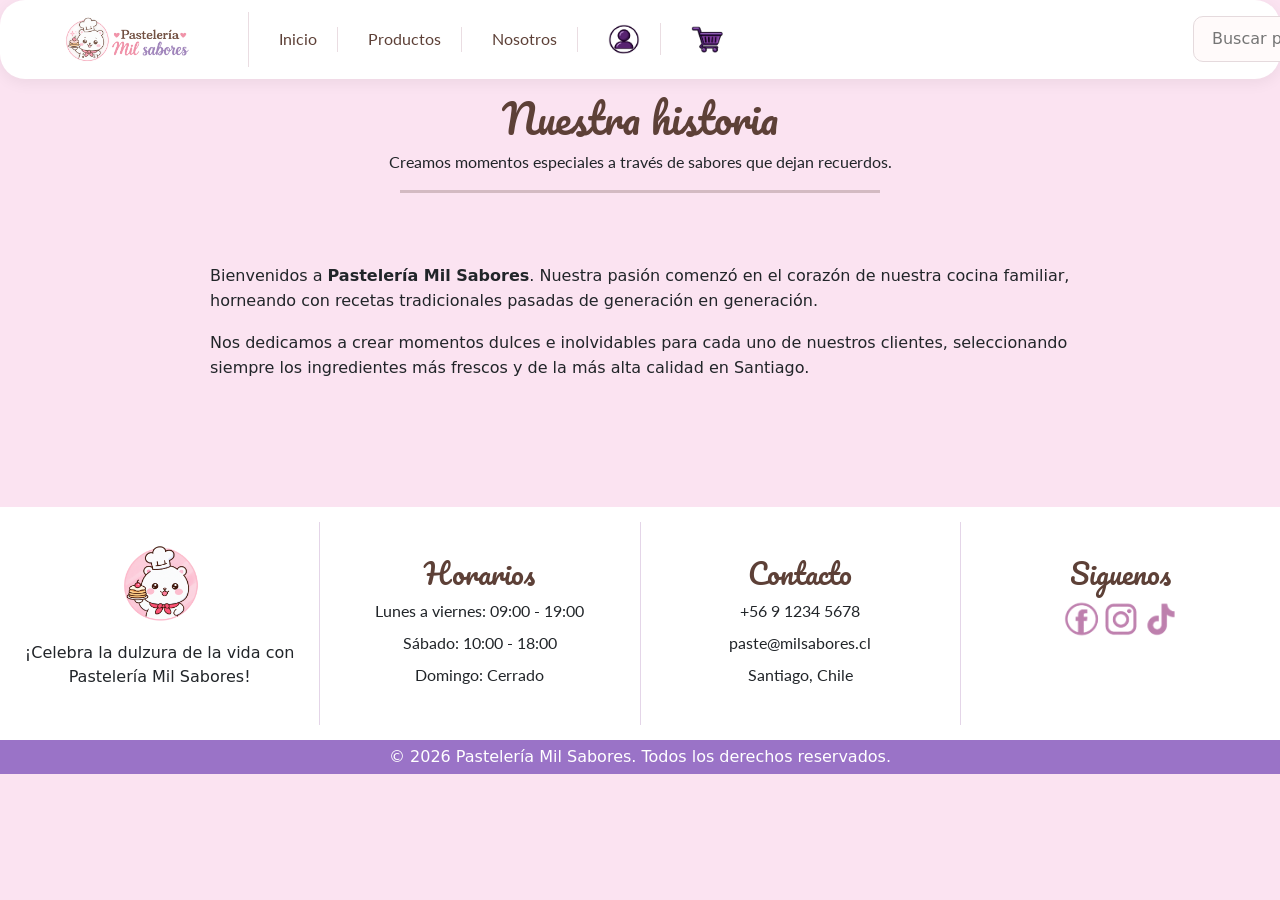
<file: nosotros.html>
<!DOCTYPE html>
<html lang="en">

<head>
    <meta charset="UTF-8">
    <meta name="viewport" content="width=device-width, initial-scale=1.0">
    <link rel="stylesheet" href="css/style.css">
    <link href="https://fonts.googleapis.com/css2?family=Lato&family=Pacifico&display=swap" rel="stylesheet">
    <link href="https://cdn.jsdelivr.net/npm/bootstrap@5.3.8/dist/css/bootstrap.min.css" rel="stylesheet">
    <title>Pastelería Mil Sabores</title>
</head>

<body>

    <nav class="menu">


        <ul>
            <li><img src="img/logoLetra.png" class="menu-logo"></li>
            <li><a href="index.html" class="texto-general">Inicio</a></li>
            <li><a href="productos.html" class="texto-general">Productos</a></li>
            <li><a href="nosotros.html" class="texto-general">Nosotros</a></li>
            <li><a href="mi_cuenta.html" class="texto-general"><img src="img/icono-perfil.png" class="img-iconos"></a>
            </li>
            <li><a href="carrito.html" class="texto-general"><img src="img/icono-carro.png" class="img-iconos"></a></li>
        </ul>

        <div class="buscador">
            <input type="text" placeholder="Buscar productos...">
        </div>


    </nav>

    <h1 class="letra-Titulos">Nuestra historia </h1>
    <p class="texto-general">Creamos momentos especiales a través de sabores que dejan recuerdos.</p>
    <hr class="separador">

    <main style="padding: 40px 20px; max-width: 900px; margin: 0 auto;">
        <section class="historia">

            <p style="margin-top: 20px; line-height: 1.6;">
                Bienvenidos a <strong>Pastelería Mil Sabores</strong>. Nuestra pasión comenzó en el corazón de nuestra
                cocina familiar, horneando con recetas tradicionales pasadas de generación en generación.
            </p>
            <p style="line-height: 1.6;">
                Nos dedicamos a crear momentos dulces e inolvidables para cada uno de nuestros clientes, seleccionando
                siempre los ingredientes más frescos y de la más alta calidad en Santiago.
            </p>
        </section>
    </main>
















    <footer>

        <div class="footer-cols">
            <div class="footer-columna">

                <img src="img/logo.png" class="logo" alt="">
                <p>¡Celebra la dulzura de la vida con Pastelería Mil Sabores!</p>
            </div>



            <div class="footer-columna">
                <h3 class="letra-Titulos">Horarios</h3>

                <ul class="texto-general">
                    <li>Lunes a viernes: 09:00 - 19:00</li>
                    <li>Sábado: 10:00 - 18:00</li>
                    <li>Domingo: Cerrado</li>
                </ul>
            </div>



            <div class="footer-columna">
                <h3 class="letra-Titulos"> Contacto </h3>
                <ul class="texto-general">
                    <li>+56 9 1234 5678</li>
                    <li>paste@milsabores.cl</li>
                    <li>Santiago, Chile</li>
                </ul>
            </div>


            <div class="footer-columna">
                <h3 class="letra-Titulos"> Siguenos </h3>
                <div>
                    <img src="img/iconosredes.png" class="redes-sociales" alt="redes">

                </div>

            </div>

        </div>

        <div class="footer-bottom">
            <p>&copy; 2026 Pastelería Mil Sabores. Todos los derechos reservados.</p>

        </div>

    </footer>

    <script src="https://cdn.jsdelivr.net/npm/bootstrap@5.3.8/dist/js/bootstrap.bundle.min.js"></script>
</body>

</html>
</file>
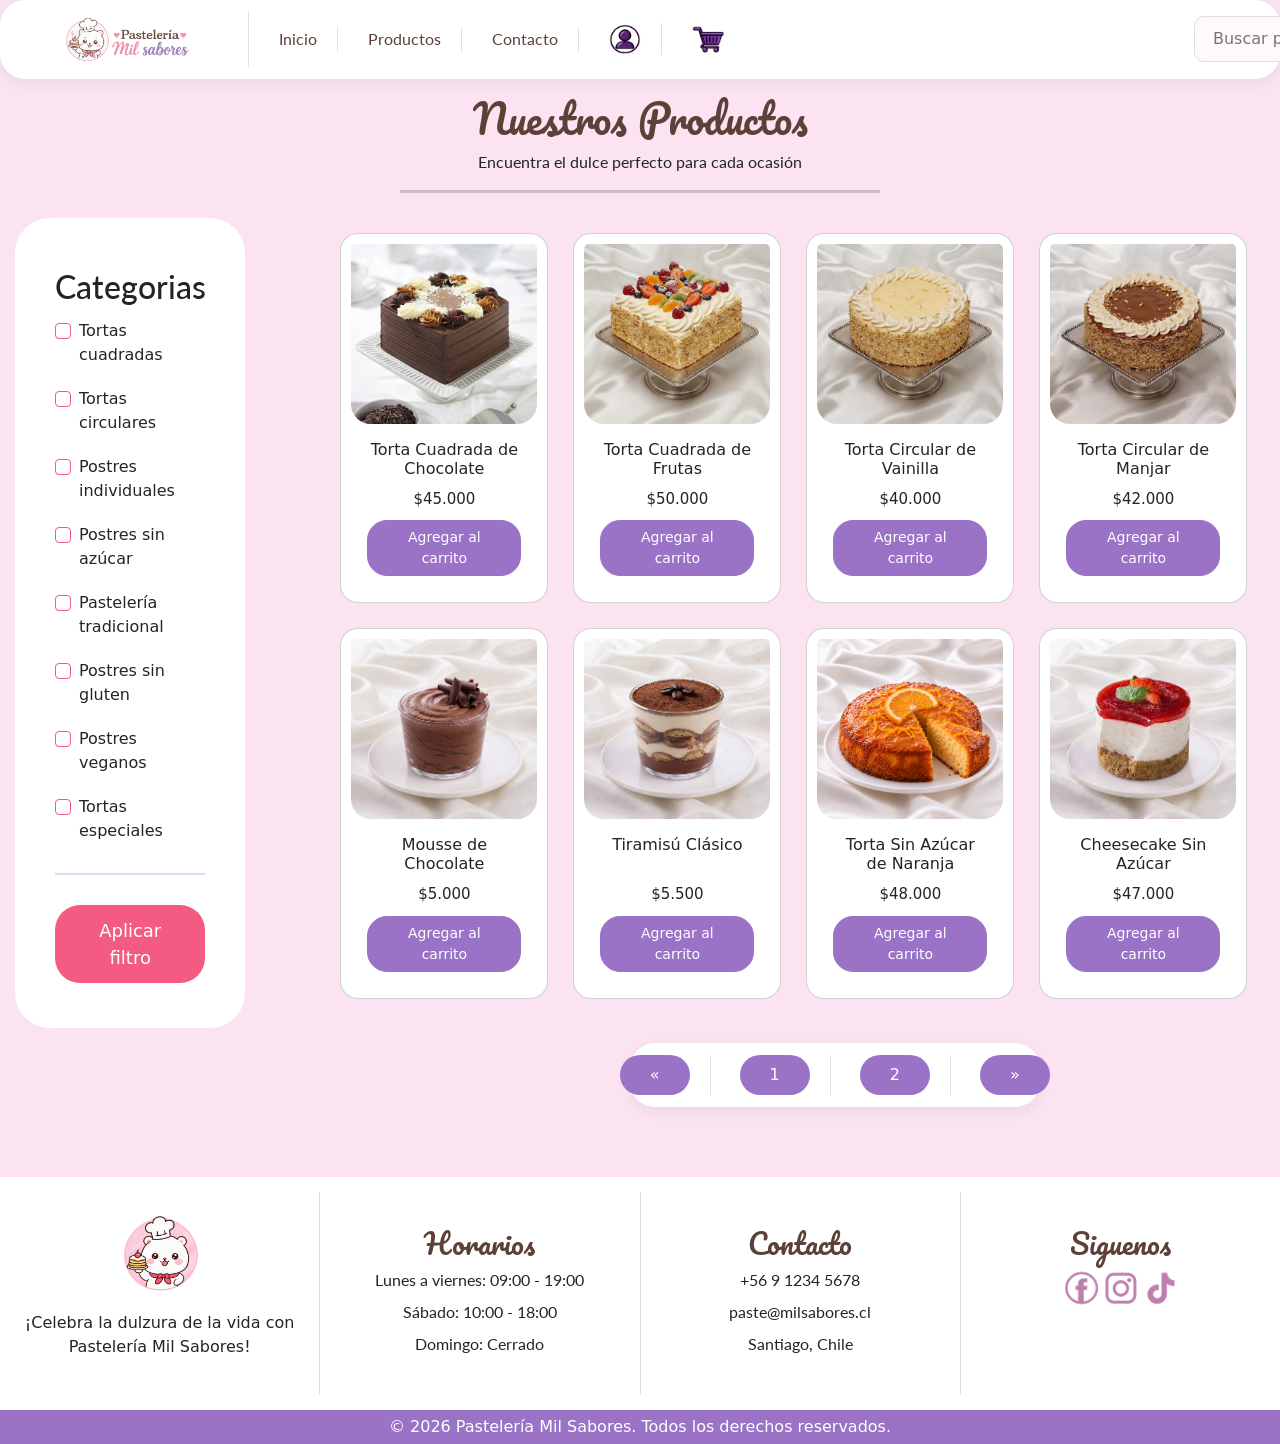
<file: productos.html>
<!DOCTYPE html>
<html lang="en">

<head>
    <meta charset="UTF-8">
    <meta name="viewport" content="width=device-width, initial-scale=1.0">
    <link rel="stylesheet" href="css/style.css">
    <link href="https://fonts.googleapis.com/css2?family=Lato&family=Pacifico&display=swap" rel="stylesheet">
    <link href="https://cdn.jsdelivr.net/npm/bootstrap@5.3.8/dist/css/bootstrap.min.css" rel="stylesheet">
    <title>Productos | Pastelería Mil Sabores</title>
</head>

<body>
    <header>
        <nav class="menu">


            <ul>
                <li><img src="img/logoLetra.png" class="menu-logo"></li>
                <li><a href="index.html" class="texto-general">Inicio</a></li>
                <li><a href="productos.html" class="texto-general">Productos</a></li>
                <li><a href="contacto.html" class="texto-general">Contacto</a></li>
                <li><a href="login.html" id="enlacePerfil"> <img src="img/icono-perfil.png" class="img-iconos"
                            alt="Mi cuenta"></a></li>
                <li><a href="carrito.html" class="texto-general"><img src="img/icono-carro.png" class="img-iconos"></a>
                </li>
            </ul>

            <div class="buscador">
                <input type="text" placeholder="Buscar productos...">
            </div>


        </nav>
    </header>

    <main>
        <h1 class="letra-Titulos">Nuestros Productos </h1>
        <p class="texto-general">Encuentra el dulce perfecto para cada ocasión</p>
        <hr class="separador">

        <section class="productos-contenedor">
            <section class="filtro">
                <div>
                    <h2 class="texto-general">Categorias</h2>

                    <div class="form-check">
                        <input class="form-check-input" type="checkbox" value="tortas-cuadradas" id="cuadradas">
                        <label class="form-check-label" for="cuadradas">
                            Tortas cuadradas
                        </label>
                    </div>

                    <div class="form-check">
                        <input class="form-check-input" type="checkbox" value="tortas-circulares" id="circulares">
                        <label class="form-check-label" for="circulares">
                            Tortas circulares
                        </label>
                    </div>


                    <div class="form-check">
                        <input class="form-check-input" type="checkbox" value="postres-individuales" id="individuales">
                        <label class="form-check-label" for="individuales">
                            Postres individuales
                        </label>
                    </div>

                    <div class="form-check">
                        <input class="form-check-input" type="checkbox" value="postres-sin-azucar" id="sin-azucar">
                        <label class="form-check-label" for="sin-azucar">
                            Postres sin azúcar
                        </label>
                    </div>

                    <div class="form-check">
                        <input class="form-check-input" type="checkbox" value="pasteleria-tradicional" id="tradicional">
                        <label class="form-check-label" for="tradicional">
                            Pastelería tradicional
                        </label>
                    </div>

                    <div class="form-check">
                        <input class="form-check-input" type="checkbox" value="postres-sin-gluten" id="sin-gluten">
                        <label class="form-check-label" for="sin-gluten">
                            Postres sin gluten
                        </label>
                    </div>

                    <div class="form-check">
                        <input class="form-check-input" type="checkbox" value="postres-veganos" id="veganos">
                        <label class="form-check-label" for="veganos">
                            Postres veganos
                        </label>
                    </div>

                    <div class="form-check">
                        <input class="form-check-input" type="checkbox" value="tortas-especiales" id="especiales">
                        <label class="form-check-label" for="especiales">
                            Tortas especiales
                        </label>
                    </div>

                </div>

                <hr>
                <button type="button" class="aplicar-fil" id="aplicarFiltro">
                    Aplicar filtro
                </button>



            </section>


            <section class="tarjetas-contenedor">

                <!-- 1 -->
                <div class="card" data-categoria="tortas-cuadradas">
                    <div class="producto-hover">
                        <img src="img/Torta Cuadrada de Chocolate.jpg" class="card-img-top"
                            alt="Torta Cuadrada de Chocolate">

                        <div class="ventana-producto">
                            <img src="img/Torta Cuadrada de Chocolate.jpg" alt="">
                            <div class="detalle-producto">
                                <h3>Torta Cuadrada de Chocolate</h3>
                                <p>Deliciosa torta de chocolate con capas de ganache y un toque de avellanas.
                                    Personalizable con mensajes especiales.</p>
                            </div>
                        </div>
                    </div>

                    <div class="card-body">
                        <h5 class="card-title">Torta Cuadrada de Chocolate</h5>
                        <p>$45.000</p>
                        <button type="button" class="btn btn-primary agregar-carrito"
                            data-nombre="Torta Cuadrada de Chocolate" data-precio="45000"
                            data-imagen="img/Torta Cuadrada de Chocolate.jpg">
                            Agregar al carrito
                        </button>
                    </div>
                </div>


                <!-- 2 -->
                <div class="card" data-categoria="tortas-cuadradas">
                    <div class="producto-hover">
                        <img src="img/torta cuadrada frutas.jpg" class="card-img-top" alt="Torta Cuadrada de Frutas">

                        <div class="ventana-producto">
                            <img src="img/torta cuadrada frutas.jpg" alt="">
                            <div class="detalle-producto">
                                <h3>Torta Cuadrada de Frutas</h3>
                                <p>Una mezcla de frutas frescas y crema chantilly sobre un suave bizcocho de vainilla,
                                    ideal para celebraciones.</p>
                            </div>
                        </div>
                    </div>

                    <div class="card-body">
                        <h5 class="card-title">Torta Cuadrada de Frutas</h5>
                        <p>$50.000</p>
                        <button type="button" class="btn btn-primary agregar-carrito"
                            data-nombre="Torta Cuadrada de Frutas" data-precio="50000"
                            data-imagen="img/torta cuadrada frutas.jpg">
                            Agregar al carrito
                        </button>
                    </div>
                </div>


                <!-- 3 -->
                <div class="card" data-categoria="tortas-circulares">
                    <div class="producto-hover">
                        <img src="img/Torta Circular de Vainilla.jpg" class="card-img-top"
                            alt="Torta Circular de Vainilla">

                        <div class="ventana-producto">
                            <img src="img/Torta Circular de Vainilla.jpg" alt="">
                            <div class="detalle-producto">
                                <h3>Torta Circular de Vainilla</h3>
                                <p>Bizcocho de vainilla clásico relleno con crema pastelera y cubierto con un glaseado
                                    dulce, perfecto para cualquier ocasión.</p>
                            </div>
                        </div>
                    </div>

                    <div class="card-body">
                        <h5 class="card-title">Torta Circular de Vainilla</h5>
                        <p>$40.000</p>
                        <button type="button" class="btn btn-primary agregar-carrito"
                            data-nombre="Torta Circular de Vainilla" data-precio="40000"
                            data-imagen="img/Torta Circular de Vainilla.jpg">
                            Agregar al carrito
                        </button>
                    </div>
                </div>


                <!-- 4 -->
                <div class="card" data-categoria="tortas-circulares">
                    <div class="producto-hover">
                        <img src="img/Torta Circular de Manjar.jpg" class="card-img-top" alt="Torta Circular de Manjar">

                        <div class="ventana-producto">
                            <img src="img/Torta Circular de Manjar.jpg" alt="">
                            <div class="detalle-producto">
                                <h3>Torta Circular de Manjar</h3>
                                <p>Torta tradicional chilena con manjar y nueces, un deleite para los amantes de los
                                    sabores dulces y clásicos.</p>
                            </div>
                        </div>
                    </div>

                    <div class="card-body">
                        <h5 class="card-title">Torta Circular de Manjar</h5>
                        <p>$42.000</p>
                        <button type="button" class="btn btn-primary agregar-carrito"
                            data-nombre="Torta Circular de Manjar" data-precio="42000"
                            data-imagen="img/Torta Circular de Manjar.jpg">
                            Agregar al carrito
                        </button>
                    </div>
                </div>


                <!-- 5 -->
                <div class="card" data-categoria="postres-individuales">
                    <div class="producto-hover">
                        <img src="img/Mousse de Chocolate.jpg" class="card-img-top" alt="Mousse de Chocolate">

                        <div class="ventana-producto">
                            <img src="img/Mousse de Chocolate.jpg" alt="">
                            <div class="detalle-producto">
                                <h3>Mousse de Chocolate</h3>
                                <p>Postre individual cremoso y suave, hecho con chocolate de alta calidad, ideal para
                                    los amantes del chocolate.</p>
                            </div>
                        </div>
                    </div>

                    <div class="card-body">
                        <h5 class="card-title">Mousse de Chocolate</h5>
                        <p>$5.000</p>
                        <button type="button" class="btn btn-primary agregar-carrito" data-nombre="Mousse de Chocolate"
                            data-precio="5000" data-imagen="img/Mousse de Chocolate.jpg">
                            Agregar al carrito
                        </button>
                    </div>
                </div>


                <!-- 6 -->
                <div class="card" data-categoria="postres-individuales">
                    <div class="producto-hover">
                        <img src="img/tiramisú.jpg" class="card-img-top" alt="Tiramisú Clásico">

                        <div class="ventana-producto">
                            <img src="img/tiramisú.jpg" alt="">
                            <div class="detalle-producto">
                                <h3>Tiramisú Clásico</h3>
                                <p>Un postre italiano individual con capas de café, mascarpone y cacao, perfecto para
                                    finalizar cualquier comida.</p>
                            </div>
                        </div>
                    </div>

                    <div class="card-body">
                        <h5 class="card-title">Tiramisú Clásico</h5>
                        <p>$5.500</p>
                        <button type="button" class="btn btn-primary agregar-carrito" data-nombre="Tiramisú Clásico"
                            data-precio="5500" data-imagen="img/tiramisú.jpg">
                            Agregar al carrito
                        </button>
                    </div>
                </div>


                <!-- 7 -->
                <div class="card" data-categoria="postres-sin-azucar">
                    <div class="producto-hover">
                        <img src="img/Torta Sin Azúcar de Naranja.png" class="card-img-top"
                            alt="Torta Sin Azúcar de Naranja">

                        <div class="ventana-producto">
                            <img src="img/Torta Sin Azúcar de Naranja.png" alt="">
                            <div class="detalle-producto">
                                <h3>Torta Sin Azúcar de Naranja</h3>
                                <p>Torta ligera y deliciosa, endulzada naturalmente, ideal para quienes buscan opciones
                                    más saludables.</p>
                            </div>
                        </div>
                    </div>

                    <div class="card-body">
                        <h5 class="card-title">Torta Sin Azúcar de Naranja</h5>
                        <p>$48.000</p>
                        <button type="button" class="btn btn-primary agregar-carrito"
                            data-nombre="Torta Sin Azúcar de Naranja" data-precio="48000"
                            data-imagen="img/Torta Sin Azúcar de Naranja.png">
                            Agregar al carrito
                        </button>
                    </div>
                </div>


                <!-- 8 -->
                <div class="card" data-categoria="postres-sin-azucar">
                    <div class="producto-hover">
                        <img src="img/Cheesecake.jpg" class="card-img-top" alt="Cheesecake Sin Azúcar">

                        <div class="ventana-producto">
                            <img src="img/Cheesecake.jpg" alt="">
                            <div class="detalle-producto">
                                <h3>Cheesecake Sin Azúcar</h3>
                                <p>Suave y cremoso, este cheesecake es una opción perfecta para disfrutar sin culpa.</p>
                            </div>
                        </div>
                    </div>

                    <div class="card-body">
                        <h5 class="card-title">Cheesecake Sin Azúcar</h5>
                        <p>$47.000</p>
                        <button type="button" class="btn btn-primary agregar-carrito"
                            data-nombre="Cheesecake Sin Azúcar" data-precio="47000" data-imagen="img/Cheesecake.jpg">
                            Agregar al carrito
                        </button>
                    </div>
                </div>


                <!-- 9 -->
                <div class="card" data-categoria="pasteleria-tradicional">
                    <div class="producto-hover">
                        <img src="img/empanada Manzana.png" class="card-img-top" alt="Empanada de Manzana">

                        <div class="ventana-producto">
                            <img src="img/empanada Manzana.png" alt="">
                            <div class="detalle-producto">
                                <h3>Empanada de Manzana</h3>
                                <p>Pastelería tradicional rellena de manzanas especiadas, perfecta para un dulce
                                    desayuno o merienda.</p>
                            </div>
                        </div>
                    </div>

                    <div class="card-body">
                        <h5 class="card-title">Empanada de Manzana</h5>
                        <p>$3.000</p>
                        <button type="button" class="btn btn-primary agregar-carrito" data-nombre="Empanada de Manzana"
                            data-precio="3000" data-imagen="img/empanada Manzana.png">
                            Agregar al carrito
                        </button>
                    </div>
                </div>


                <!-- 10 -->
                <div class="card" data-categoria="pasteleria-tradicional">
                    <div class="producto-hover">
                        <img src="img/Tarta de Santiago.png" class="card-img-top" alt="Tarta de Santiago">

                        <div class="ventana-producto">
                            <img src="img/Tarta de Santiago.png" alt="">
                            <div class="detalle-producto">
                                <h3>Tarta de Santiago</h3>
                                <p>Tradicional tarta española hecha con almendras, azúcar y huevos, una delicia para los
                                    amantes de los postres clásicos.</p>
                            </div>
                        </div>
                    </div>

                    <div class="card-body">
                        <h5 class="card-title">Tarta de Santiago</h5>
                        <p>$6.000</p>
                        <button type="button" class="btn btn-primary agregar-carrito" data-nombre="Tarta de Santiago"
                            data-precio="6000" data-imagen="img/Tarta de Santiago.png">
                            Agregar al carrito
                        </button>
                    </div>
                </div>


                <!-- 11 -->
                <div class="card" data-categoria="postres-sin-gluten">
                    <div class="producto-hover">
                        <img src="img/Brownie Sin Gluten.png" class="card-img-top" alt="Brownie Sin Gluten">

                        <div class="ventana-producto">
                            <img src="img/Brownie Sin Gluten.png" alt="">
                            <div class="detalle-producto">
                                <h3>Brownie Sin Gluten</h3>
                                <p>Rico y denso, este brownie es perfecto para quienes necesitan evitar el gluten sin
                                    sacrificar el sabor.</p>
                            </div>
                        </div>
                    </div>

                    <div class="card-body">
                        <h5 class="card-title">Brownie Sin Gluten</h5>
                        <p>$4.000</p>
                        <button type="button" class="btn btn-primary agregar-carrito" data-nombre="Brownie Sin Gluten"
                            data-precio="4000" data-imagen="img/Brownie Sin Gluten.png">
                            Agregar al carrito
                        </button>
                    </div>
                </div>


                <!-- 12 -->
                <div class="card" data-categoria="postres-sin-gluten">
                    <div class="producto-hover">
                        <img src="img/Pan Sin Gluten.png" class="card-img-top" alt="Pan Sin Gluten">

                        <div class="ventana-producto">
                            <img src="img/Pan Sin Gluten.png" alt="">
                            <div class="detalle-producto">
                                <h3>Pan Sin Gluten</h3>
                                <p>Suave y esponjoso, ideal para sándwiches o para acompañar cualquier comida.</p>
                            </div>
                        </div>
                    </div>

                    <div class="card-body">
                        <h5 class="card-title">Pan Sin Gluten</h5>
                        <p>$3.500</p>
                        <button type="button" class="btn btn-primary agregar-carrito" data-nombre="Pan Sin Gluten"
                            data-precio="3500" data-imagen="img/Pan Sin Gluten.png">
                            Agregar al carrito
                        </button>
                    </div>
                </div>


                <!-- 13 -->
                <div class="card" data-categoria="postres-veganos">
                    <div class="producto-hover">
                        <img src="img/Torta Vegana de Chocolate.png" class="card-img-top"
                            alt="Torta Vegana de Chocolate">

                        <div class="ventana-producto">
                            <img src="img/Torta Vegana de Chocolate.png" alt="">
                            <div class="detalle-producto">
                                <h3>Torta Vegana de Chocolate</h3>
                                <p>Torta de chocolate húmeda y deliciosa, hecha sin productos de origen animal, perfecta
                                    para veganos.</p>
                            </div>
                        </div>
                    </div>

                    <div class="card-body">
                        <h5 class="card-title">Torta Vegana de Chocolate</h5>
                        <p>$50.000</p>
                        <button type="button" class="btn btn-primary agregar-carrito"
                            data-nombre="Torta Vegana de Chocolate" data-precio="50000"
                            data-imagen="img/Torta Vegana de Chocolate.png">
                            Agregar al carrito
                        </button>
                    </div>
                </div>


                <!-- 14 -->
                <div class="card" data-categoria="postres-veganos">
                    <div class="producto-hover">
                        <img src="img/Galletas Veganas de Avena.png" class="card-img-top"
                            alt="Galletas Veganas de Avena">

                        <div class="ventana-producto">
                            <img src="img/Galletas Veganas de Avena.png" alt="">
                            <div class="detalle-producto">
                                <h3>Galletas Veganas de Avena</h3>
                                <p>Crujientes y sabrosas, estas galletas son una excelente opción para un snack
                                    saludable y vegano.</p>
                            </div>
                        </div>
                    </div>

                    <div class="card-body">
                        <h5 class="card-title">Galletas Veganas de Avena</h5>
                        <p>$4.500</p>
                        <button type="button" class="btn btn-primary agregar-carrito"
                            data-nombre="Galletas Veganas de Avena" data-precio="4500"
                            data-imagen="img/Galletas Veganas de Avena.png">
                            Agregar al carrito
                        </button>
                    </div>
                </div>


                <!-- 15 -->
                <div class="card" data-categoria="tortas-especiales">
                    <div class="producto-hover">
                        <img src="img/Torta Especial de Cumpleaños.png" class="card-img-top"
                            alt="Torta Especial de Cumpleaños">

                        <div class="ventana-producto">
                            <img src="img/Torta Especial de Cumpleaños.png" alt="">
                            <div class="detalle-producto">
                                <h3>Torta Especial de Cumpleaños</h3>
                                <p>Diseñada especialmente para celebraciones, personalizable con decoraciones y mensajes
                                    únicos.</p>
                            </div>
                        </div>
                    </div>

                    <div class="card-body">
                        <h5 class="card-title">Torta Especial de Cumpleaños</h5>
                        <p>$55.000</p>
                        <button type="button" class="btn btn-primary agregar-carrito"
                            data-nombre="Torta Especial de Cumpleaños" data-precio="55000"
                            data-imagen="img/Torta Especial de Cumpleaños.png">
                            Agregar al carrito
                        </button>
                    </div>
                </div>


                <!-- 16 -->
                <div class="card" data-categoria="tortas-especiales">
                    <div class="producto-hover">
                        <img src="img/Torta Especial de Boda.png" class="card-img-top" alt="Torta Especial de Boda">

                        <div class="ventana-producto">
                            <img src="img/Torta Especial de Boda.png" alt="">
                            <div class="detalle-producto">
                                <h3>Torta Especial de Boda</h3>
                                <p>Elegante y deliciosa, esta torta está diseñada para ser el centro de atención en
                                    cualquier boda.</p>
                            </div>
                        </div>
                    </div>

                    <div class="card-body">
                        <h5 class="card-title">Torta Especial de Boda</h5>
                        <p>$60.000</p>
                        <button type="button" class="btn btn-primary agregar-carrito"
                            data-nombre="Torta Especial de Boda" data-precio="60000"
                            data-imagen="img/Torta Especial de Boda.png">
                            Agregar al carrito
                        </button>
                    </div>
                </div>

            </section>

        </section>


        <nav class="nav-paginacion" aria-label="Page navigation">
            <ul class="pagination">

                <li class="page-item">
                    <a class="page-link" href="#" id="anterior">&laquo;</a>
                </li>

                <li class="page-item">
                    <a class="page-link" href="#" id="pagina1">1</a>
                </li>

                <li class="page-item">
                    <a class="page-link" href="#" id="pagina2">2</a>
                </li>

                <li class="page-item">
                    <a class="page-link" href="#" id="siguiente">&raquo;</a>
                </li>

            </ul>
        </nav>

        <div id="mensajeCarrito" class="mensaje-carrito">
            Producto agregado al carrito ✓
        </div>

    </main>


    <footer>

        <div class="footer-cols">
            <div class="footer-columna">

                <img src="img/logo.png" class="logo" alt="">
                <p>¡Celebra la dulzura de la vida con Pastelería Mil Sabores!</p>
            </div>



            <div class="footer-columna">
                <h3 class="letra-Titulos">Horarios</h3>

                <ul class="texto-general">
                    <li>Lunes a viernes: 09:00 - 19:00</li>
                    <li>Sábado: 10:00 - 18:00</li>
                    <li>Domingo: Cerrado</li>
                </ul>
            </div>



            <div class="footer-columna">
                <h3 class="letra-Titulos"> Contacto </h3>
                <ul class="texto-general">
                    <li>+56 9 1234 5678</li>
                    <li>paste@milsabores.cl</li>
                    <li>Santiago, Chile</li>
                </ul>
            </div>


            <div class="footer-columna">
                <h3 class="letra-Titulos"> Siguenos </h3>
                <div>
                    <img src="img/iconosredes.png" class="redes-sociales" alt="redes">

                </div>

            </div>

        </div>

        <div class="footer-bottom">
            <p>&copy; 2026 Pastelería Mil Sabores. Todos los derechos reservados.</p>

        </div>

    </footer>

    <script src="js/script.js"></script>
    <script src="js/mi_cuenta.js"></script>
    <script src="https://cdn.jsdelivr.net/npm/bootstrap@5.3.8/dist/js/bootstrap.bundle.min.js"></script>

</body>

</html>
</file>
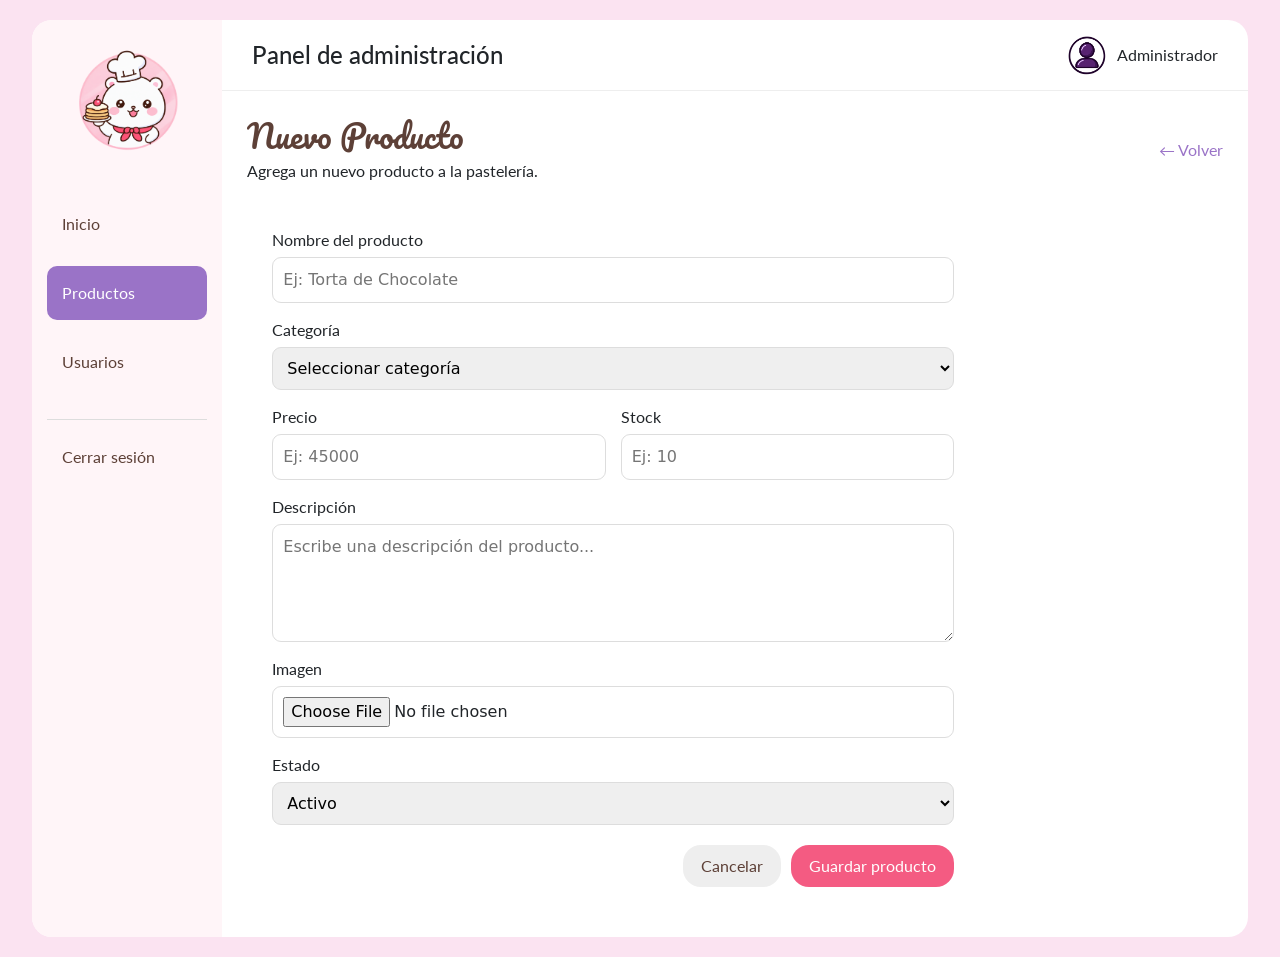
<file: admin/nuevo_producto.html>
<!DOCTYPE html>
<html lang="es">

<head>
    <meta charset="UTF-8">
    <meta name="viewport" content="width=device-width, initial-scale=1.0">

    <link href="https://cdn.jsdelivr.net/npm/bootstrap@5.3.8/dist/css/bootstrap.min.css" rel="stylesheet">
    <link href="https://fonts.googleapis.com/css2?family=Lato&family=Pacifico&display=swap" rel="stylesheet">
    <link rel="stylesheet" href="css/admin.css">

    <title>Nuevo producto | Administrador</title>
</head>

<body>

    <main class="admin-contenedor">

        <section class="menu-admin">
            <img src="../img/logo.png" class="logo-admin" alt="Pastelería Mil Sabores">

            <div class="opciones-admin">
                <a href="index.html" class="opcion">Inicio</a>
                <a href="productos.html" class="opcion activa">Productos</a>
                <a href="usuarios.html" class="opcion">Usuarios</a>
            </div>

            <div class="cerrar-admin">
                <a href="#" id="cerrarSesion" class="opcion">Cerrar sesión</a>
            </div>
        </section>


        <section class="contenido-admin">

            <div class="barra-admin">
                <h4 class="texto-general">Panel de administración</h4>

                <div class="perfil-admin">
                    <img src="../img/icono-perfil.png" alt="Administrador">
                    <span class="texto-general">Administrador</span>
                </div>
            </div>


            <div class="nuevo-producto-admin">

                <div class="titulo-nuevo-producto">
                    <div>
                        <h1 class="letra-Titulos">Nuevo Producto</h1>
                        <p class="texto-general">Agrega un nuevo producto a la pastelería.</p>
                    </div>

                    <a href="productos.html" class="boton-volver">← Volver</a>
                </div>


                <form id="formNuevoProducto" class="form-producto">
                    <div class="campo-producto">
                        <label for="nombreProducto">Nombre del producto</label>
                        <input type="text" id="nombreProducto" placeholder="Ej: Torta de Chocolate" required>
                    </div>


                    <div class="campo-producto">
                        <label for="categoriaProducto">Categoría</label>

                        <select id="categoriaProducto" required>
                            <option value="" selected disabled>Seleccionar categoría</option>
                            <option value="tortas-cuadradas">Tortas cuadradas</option>
                            <option value="tortas-circulares">Tortas circulares</option>
                            <option value="postres-individuales">Postres individuales</option>
                            <option value="sin-azucar">Sin azúcar</option>
                            <option value="pasteleria-tradicional">Pastelería tradicional</option>
                            <option value="sin-gluten">Sin gluten</option>
                            <option value="veganos">Veganos</option>
                            <option value="especiales">Tortas especiales</option>
                        </select>
                    </div>


                    <div class="fila-producto">

                        <div class="campo-producto">
                            <label for="precioProducto">Precio</label>
                            <input type="number" id="precioProducto" placeholder="Ej: 45000" required>
                        </div>

                        <div class="campo-producto">
                            <label for="stockProducto">Stock</label>
                            <input type="number" id="stockProducto" placeholder="Ej: 10" required>
                        </div>

                    </div>


                    <div class="campo-producto">
                        <label for="descripcionProducto">Descripción</label>

                        <textarea id="descripcionProducto" rows="4"
                            placeholder="Escribe una descripción del producto..." required></textarea>
                    </div>


                    <div class="campo-producto">
                        <label for="imagenProducto">Imagen</label>
                        <input type="file" id="imagenProducto" accept="image/*">
                    </div>


                    <div class="campo-producto">
                        <label for="estadoProducto">Estado</label>

                        <select id="estadoProducto">
                            <option value="activo">Activo</option>
                            <option value="inactivo">Inactivo</option>
                        </select>
                    </div>


                    <div class="botones-form-producto">
                        <a href="productos.html" class="boton-cancelar">Cancelar</a>
                        <button type="submit" class="boton-guardar">Guardar producto</button>
                    </div>

                </form>

            </div>

        </section>

    </main>
    <script src="js/admin.js"></script>
</body>

</html>
</file>
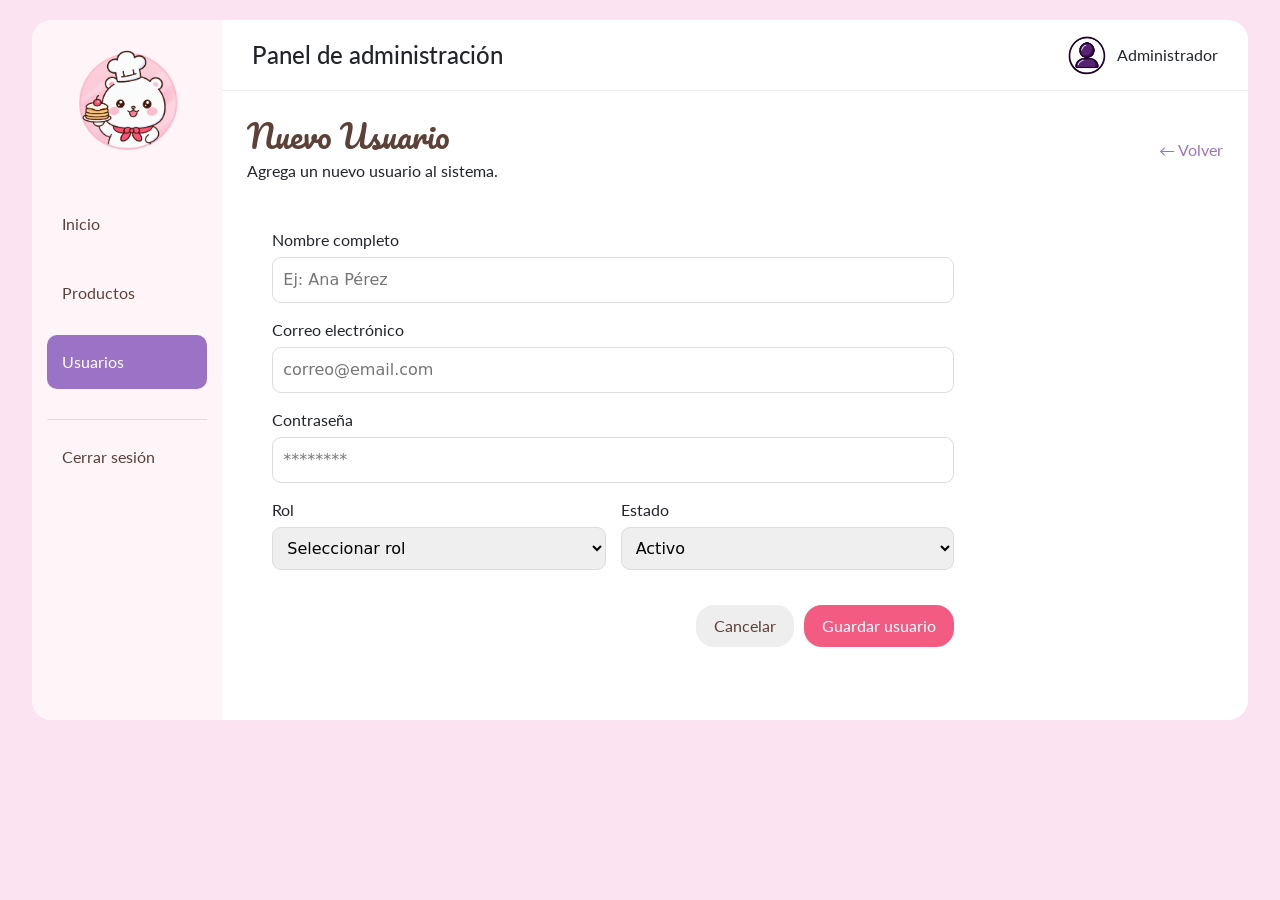
<file: admin/nuevo_usuario.html>
<!DOCTYPE html>
<html lang="es">

<head>
    <meta charset="UTF-8">
    <meta name="viewport" content="width=device-width, initial-scale=1.0">

    <link href="https://cdn.jsdelivr.net/npm/bootstrap@5.3.8/dist/css/bootstrap.min.css" rel="stylesheet">
    <link href="https://fonts.googleapis.com/css2?family=Lato&family=Pacifico&display=swap" rel="stylesheet">
    <link rel="stylesheet" href="css/admin.css">

    <title>Nuevo usuario | Administrador</title>
</head>

<body>

    <main class="admin-contenedor">

        <section class="menu-admin">
            <img src="../img/logo.png" class="logo-admin" alt="Pastelería Mil Sabores">

            <div class="opciones-admin">
                <a href="index.html" class="opcion">Inicio</a>
                <a href="productos.html" class="opcion">Productos</a>
                <a href="usuarios.html" class="opcion activa">Usuarios</a>
            </div>

            <div class="cerrar-admin">
                <a href="#" id="cerrarSesion" class="opcion">Cerrar sesión</a>
            </div>
        </section>


        <section class="contenido-admin">

            <div class="barra-admin">
                <h4 class="texto-general">Panel de administración</h4>

                <div class="perfil-admin">
                    <img src="../img/icono-perfil.png" alt="Administrador">
                    <span class="texto-general">Administrador</span>
                </div>
            </div>


            <div class="nuevo-usuario-admin">

                <div class="titulo-nuevo-usuario">
                    <div>
                        <h1 class="letra-Titulos">Nuevo Usuario</h1>
                        <p class="texto-general">Agrega un nuevo usuario al sistema.</p>
                    </div>

                    <a href="usuarios.html" class="boton-volver">← Volver</a>
                </div>


                <form id="formNuevoUsuario" class="form-usuario">

                    <div class="campo-usuario">
                        <label for="nombreUsuario">Nombre completo</label>
                        <input type="text" id="nombreUsuario" placeholder="Ej: Ana Pérez" required>
                    </div>


                    <div class="campo-usuario">
                        <label for="emailUsuario">Correo electrónico</label>
                        <input type="email" id="emailUsuario" placeholder="correo@email.com" required>
                    </div>


                    <div class="campo-usuario">
                        <label for="passwordUsuario">Contraseña</label>
                        <input type="password" id="passwordUsuario" placeholder="********" required>
                    </div>


                    <div class="fila-usuario">

                        <div class="campo-usuario">
                            <label for="rolUsuario">Rol</label>

                            <select id="rolUsuario" required>
                                <option value="" selected disabled>Seleccionar rol</option>
                                <option value="cliente">Cliente</option>
                                <option value="admin">Administrador</option>
                            </select>
                        </div>


                        <div class="campo-usuario">
                            <label for="estadoUsuario">Estado</label>

                            <select id="estadoUsuario">
                                <option value="activo">Activo</option>
                                <option value="inactivo">Inactivo</option>
                            </select>
                        </div>

                    </div>


                    <div class="botones-form-usuario">
                        <a href="usuarios.html" class="boton-cancelar">Cancelar</a>
                        <button type="submit" class="boton-guardar">Guardar usuario</button>
                    </div>

                </form>

            </div>

        </section>

    </main>
    <script src="js/admin.js"></script>
</body>

</html>
</file>
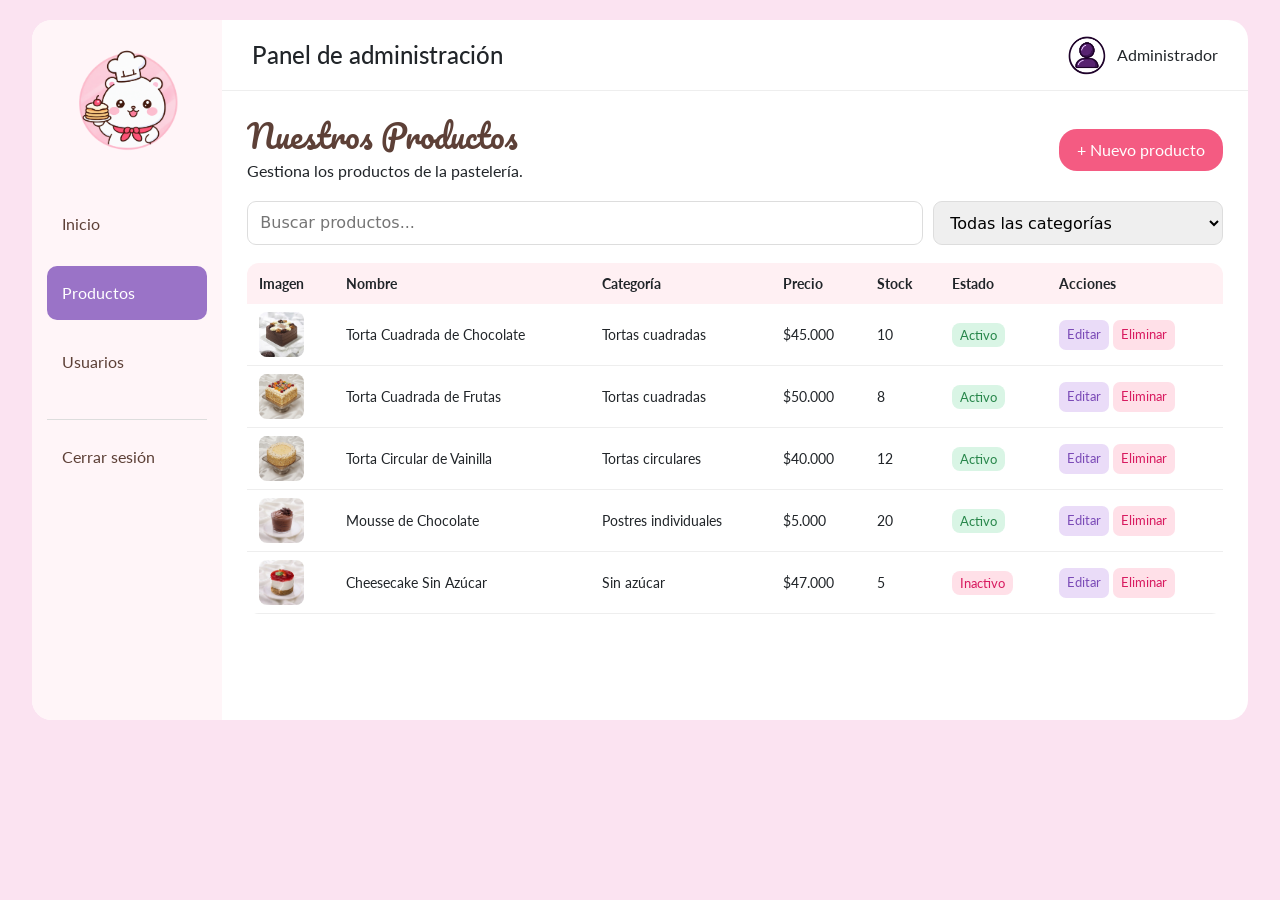
<file: admin/productos.html>
<!DOCTYPE html>
<html lang="es">

<head>
    <meta charset="UTF-8">
    <meta name="viewport" content="width=device-width, initial-scale=1.0">

    <link href="https://cdn.jsdelivr.net/npm/bootstrap@5.3.8/dist/css/bootstrap.min.css" rel="stylesheet">
    <link href="https://fonts.googleapis.com/css2?family=Lato&family=Pacifico&display=swap" rel="stylesheet">
    <link rel="stylesheet" href="css/admin.css">

    <title>Productos | Administrador</title>
</head>

<body>

    <main class="admin-contenedor">

        <!-- MENÚ IZQUIERDO -->
        <section class="menu-admin">

            <img src="../img/logo.png" class="logo-admin" alt="Pastelería Mil Sabores">

            <div class="opciones-admin">
                <a href="index.html" class="opcion">Inicio</a>
                <a href="productos.html" class="opcion activa">Productos</a>
                <a href="usuarios.html" class="opcion">Usuarios</a>
            </div>

            <div class="cerrar-admin">
                <a href="#" id="cerrarSesion" class="opcion">Cerrar sesión</a>
            </div>

        </section>


        <!-- CONTENIDO -->
        <section class="contenido-admin">

            <div class="barra-admin">
                <h4 class="texto-general">Panel de administración</h4>

                <div class="perfil-admin">
                    <img src="../img/icono-perfil.png" alt="Administrador">
                    <span class="texto-general">Administrador</span>
                </div>
            </div>


            <div class="productos-admin">

                <div class="titulo-productos">
                    <div>
                        <h1 class="letra-Titulos">Nuestros Productos</h1>
                        <p class="texto-general">Gestiona los productos de la pastelería.</p>
                    </div>

                    <a href="nuevo_producto.html" class="boton-nuevo">+ Nuevo producto</a>
                </div>


                <!-- BUSCADOR Y CATEGORÍAS -->
                <div class="busqueda-admin">

                    <input type="text" placeholder="Buscar productos...">

                    <select>
                        <option>Todas las categorías</option>
                        <option>Tortas cuadradas</option>
                        <option>Tortas circulares</option>
                        <option>Postres individuales</option>
                        <option>Sin azúcar</option>
                        <option>Pastelería tradicional</option>
                        <option>Sin gluten</option>
                        <option>Veganos</option>
                        <option>Tortas especiales</option>
                    </select>

                </div>


                <!-- TABLA DE PRODUCTOS -->
                <div class="tabla-productos">

                    <table>

                        <thead>
                            <tr>
                                <th>Imagen</th>
                                <th>Nombre</th>
                                <th>Categoría</th>
                                <th>Precio</th>
                                <th>Stock</th>
                                <th>Estado</th>
                                <th>Acciones</th>
                            </tr>
                        </thead>

                        <tbody>

                            <tr>
                                <td><img src="../img/Torta Cuadrada de Chocolate.jpg" class="img-producto-admin" alt="">
                                </td>
                                <td>Torta Cuadrada de Chocolate</td>
                                <td>Tortas cuadradas</td>
                                <td>$45.000</td>
                                <td>10</td>
                                <td><span class="estado-activo">Activo</span></td>
                                <td>
                                    <button class="boton-editar">Editar</button>
                                    <button class="boton-eliminar">Eliminar</button>
                                </td>
                            </tr>

                            <tr>
                                <td><img src="../img/torta cuadrada frutas.jpg" class="img-producto-admin" alt=""></td>
                                <td>Torta Cuadrada de Frutas</td>
                                <td>Tortas cuadradas</td>
                                <td>$50.000</td>
                                <td>8</td>
                                <td><span class="estado-activo">Activo</span></td>
                                <td>
                                    <button class="boton-editar">Editar</button>
                                    <button class="boton-eliminar">Eliminar</button>
                                </td>
                            </tr>

                            <tr>
                                <td><img src="../img/Torta Circular de Vainilla.jpg" class="img-producto-admin" alt="">
                                </td>
                                <td>Torta Circular de Vainilla</td>
                                <td>Tortas circulares</td>
                                <td>$40.000</td>
                                <td>12</td>
                                <td><span class="estado-activo">Activo</span></td>
                                <td>
                                    <button class="boton-editar">Editar</button>
                                    <button class="boton-eliminar">Eliminar</button>
                                </td>
                            </tr>

                            <tr>
                                <td><img src="../img/Mousse de Chocolate.jpg" class="img-producto-admin" alt=""></td>
                                <td>Mousse de Chocolate</td>
                                <td>Postres individuales</td>
                                <td>$5.000</td>
                                <td>20</td>
                                <td><span class="estado-activo">Activo</span></td>
                                <td>
                                    <button class="boton-editar">Editar</button>
                                    <button class="boton-eliminar">Eliminar</button>
                                </td>
                            </tr>

                            <tr>
                                <td><img src="../img/Cheesecake.jpg" class="img-producto-admin" alt=""></td>
                                <td>Cheesecake Sin Azúcar</td>
                                <td>Sin azúcar</td>
                                <td>$47.000</td>
                                <td>5</td>
                                <td><span class="estado-inactivo">Inactivo</span></td>
                                <td>
                                    <button class="boton-editar">Editar</button>
                                    <button class="boton-eliminar">Eliminar</button>
                                </td>
                            </tr>

                        </tbody>

                    </table>

                </div>

            </div>

        </section>

    </main>

</body>

</html>
</file>
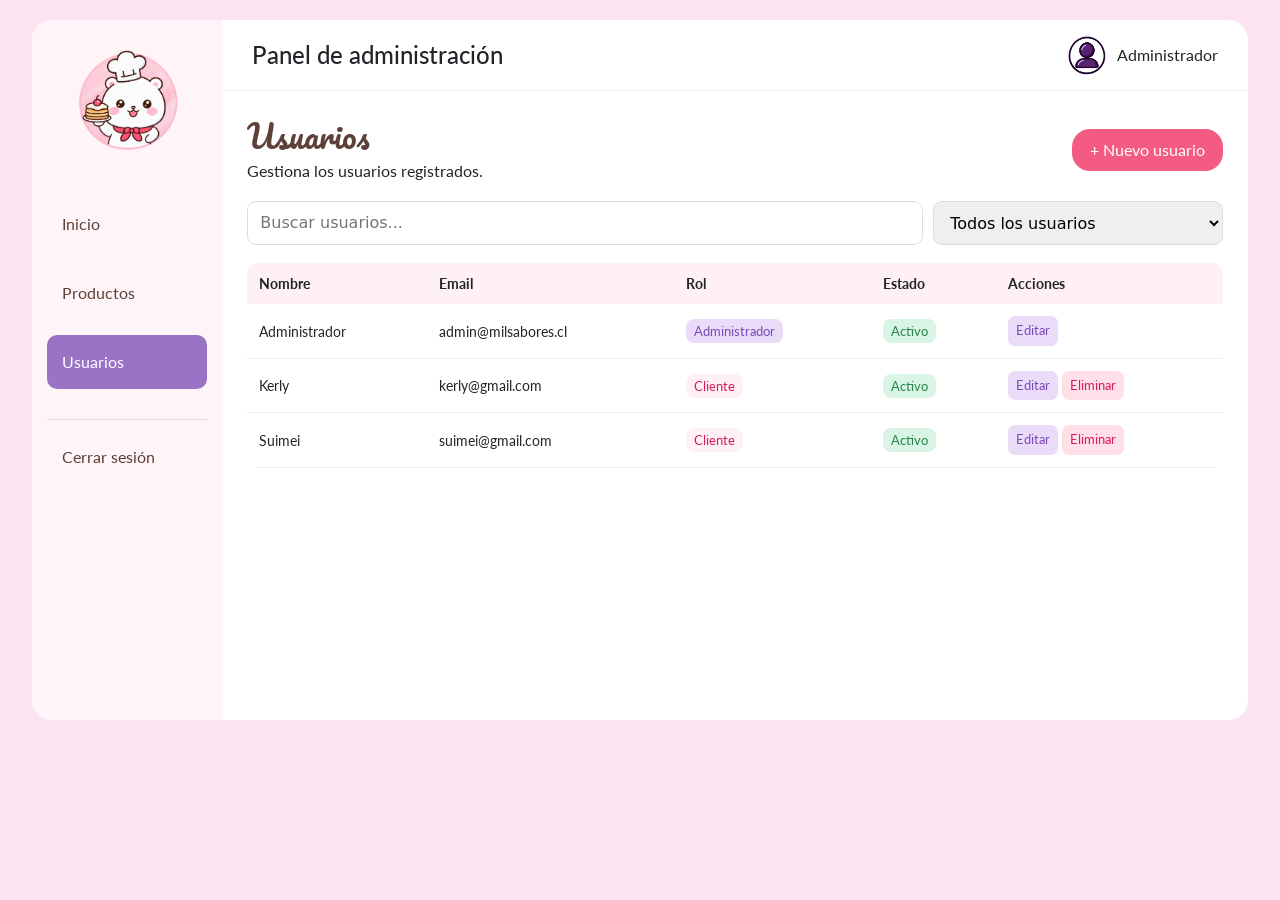
<file: admin/usuarios.html>
<!DOCTYPE html>
<html lang="es">

<head>
    <meta charset="UTF-8">
    <meta name="viewport" content="width=device-width, initial-scale=1.0">

    <link href="https://cdn.jsdelivr.net/npm/bootstrap@5.3.8/dist/css/bootstrap.min.css" rel="stylesheet">
    <link href="https://fonts.googleapis.com/css2?family=Lato&family=Pacifico&display=swap" rel="stylesheet">
    <link rel="stylesheet" href="css/admin.css">

    <title>Usuarios | Administrador</title>
</head>

<body>

    <main class="admin-contenedor">

        <!-- MENÚ IZQUIERDO -->
        <section class="menu-admin">

            <img src="../img/logo.png" class="logo-admin" alt="Pastelería Mil Sabores">

            <div class="opciones-admin">
                <a href="index.html" class="opcion">Inicio</a>
                <a href="productos.html" class="opcion">Productos</a>
                <a href="usuarios.html" class="opcion activa">Usuarios</a>
            </div>

            <div class="cerrar-admin">
                <a href="#" id="cerrarSesion" class="opcion">Cerrar sesión</a>
            </div>

        </section>


        <!-- CONTENIDO -->
        <section class="contenido-admin">

            <div class="barra-admin">
                <h4 class="texto-general">Panel de administración</h4>

                <div class="perfil-admin">
                    <img src="../img/icono-perfil.png" alt="Administrador">
                    <span class="texto-general">Administrador</span>
                </div>
            </div>


            <div class="usuarios-admin">

                <div class="titulo-usuarios">
                    <div>
                        <h1 class="letra-Titulos">Usuarios</h1>
                        <p class="texto-general">Gestiona los usuarios registrados.</p>
                    </div>

                    <a href="nuevo_usuario.html" class="boton-nuevo">+ Nuevo usuario</a>
                </div>


                <!-- BUSCADOR -->
                <div class="busqueda-usuarios">
                    <input type="text" placeholder="Buscar usuarios...">

                    <select>
                        <option>Todos los usuarios</option>
                        <option>Administrador</option>
                        <option>Cliente</option>
                    </select>
                </div>


                <!-- TABLA -->
                <div class="tabla-usuarios">

                    <table>

                        <thead>
                            <tr>
                                <th>Nombre</th>
                                <th>Email</th>
                                <th>Rol</th>
                                <th>Estado</th>
                                <th>Acciones</th>
                            </tr>
                        </thead>

                        <tbody>

                            <tr>
                                <td>Administrador</td>
                                <td>admin@milsabores.cl</td>
                                <td><span class="rol-admin">Administrador</span></td>
                                <td><span class="estado-activo">Activo</span></td>
                                <td>
                                    <button class="boton-editar">Editar</button>
                                </td>
                            </tr>

                            <tr>
                                <td>Kerly</td>
                                <td>kerly@gmail.com</td>
                                <td><span class="rol-cliente">Cliente</span></td>
                                <td><span class="estado-activo">Activo</span></td>
                                <td>
                                    <button class="boton-editar">Editar</button>
                                    <button class="boton-eliminar">Eliminar</button>
                                </td>
                            </tr>

                            <tr>
                                <td>Suimei</td>
                                <td>suimei@gmail.com</td>
                                <td><span class="rol-cliente">Cliente</span></td>
                                <td><span class="estado-activo">Activo</span></td>
                                <td>
                                    <button class="boton-editar">Editar</button>
                                    <button class="boton-eliminar">Eliminar</button>
                                </td>
                            </tr>

                        </tbody>

                    </table>

                </div>

            </div>

        </section>

    </main>

</body>

</html>
</file>
<file: css/style.css>
@import url(pie.css);
@import url(menu.css);
@import url(productos.css);
@import url(cuenta.css);
@import url(texto.css);
@import url(contacto.css);
@import url(login.css);
@import url(carrito.css);


/* sección carrusel  */
.mi-carrusel {
    width: 100%;
    margin: 10px auto;
    border-radius: 25px;
    overflow: hidden;
}

.mi-carrusel img {
    height: 500px;
    object-fit: cover;
}



/* sección categorias  */


.categorias {
    background-color: #ffffff;
    padding: 20 0;
    margin-top: 20px;
    text-align: center;
}


.categorias h2 {
    margin-bottom: 40px;
}


.categorias-lista {
    display: flex;
    justify-content: center;
    gap: 40px;
}

.categoria {
    width: 120px;
}

.categoria img {
    width: 100px;
    height: 100px;
    border-radius: 50%;
    object-fit: cover;
    transition: 0.3s;
}

.categoria img:hover {
    transform: scale(1.08);
}

.categoria p {
    font-family: "Lato", sans-serif;
    margin-top: 10px;
}


body {
    background-color: #fbe3f1 !important;
}






/* sección Historia */







.historia-inicio {
    display: flex;
    align-items: center;
    width: 85%;
    margin: 70px auto;
    gap: 60px;
}


/* LADO IZQUIERDO */

.historia-texto {
    width: 45%;
}

.historia-mini {
    letter-spacing: 6px;
    font-size: 14px;
    color: #5D4037;
    margin-bottom: 15px;
}

.historia-texto h2 {
    font-family: "Pacifico", cursive;
    color: #5D4037;
    font-size: 55px;
    font-weight: normal;
    text-align: left;
    line-height: 1.2;
    margin: 20px 0;
}

.linea-historia {
    width: 80px;
    height: 4px;
    background-color: #e8b6c5;
    margin: 25px 0;
}


.historia-texto h2 {
    font-family: "Pacifico", cursive;
    color: #5D4037;
    font-size: 55px;
    font-weight: normal;
}

.historia-texto p {
    font-size: 17px;
    line-height: 1.8;
}


/* BOTÓN */

.boton-visitanos {
    display: inline-block;
    margin-top: 20px;
    padding: 14px 35px;

    background-color: #9a73c7;
    color: white;

    border-radius: 30px;
    text-decoration: none;

    font-family: "Lato", sans-serif;
    font-weight: bold;
    letter-spacing: 2px;
}

.boton-visitanos:hover {
    background-color: #855fb3;
    color: white;
}


/* LADO DERECHO */

.historia-imagen {
    width: 55%;
}

.historia-imagen img {
    width: 100%;
    height: 500px;

    object-fit: cover;

    border-radius: 30px;
}
</file>
<file: admin/css/admin.css>
@import url(usuarios.css);
@import url(productos_admin.css);
@import url(nuevo_pro.css);
@import url(nuevo_usu.css);

body {
    margin: 0;
    background-color: #fbe3f1;
}


/* textos */

.texto-general {
    font-family: "Lato", sans-serif;
}

.letra-Titulos {
    font-family: "Pacifico", cursive;
    color: #5D4037;
}


/* contenedor administrador */

.admin-contenedor {
    display: flex;
    width: 95%;
    min-height: 700px;
    margin: 20px auto;
    background-color: white;
    border-radius: 20px;
    overflow: hidden;
}


/* menú izquierdo */

.menu-admin {
    width: 220px;
    background-color: #fff5f8;
    padding: 25px 15px;
}

.logo-admin {
    width: 120px;
    display: block;
    margin: 0 auto 40px;
}

.opciones-admin {
    display: flex;
    flex-direction: column;
    gap: 15px;
}

.opcion {
    padding: 15px;
    border-radius: 10px;
    text-decoration: none;
    color: #5D4037;
    font-family: "Lato", sans-serif;
}

.opcion:hover {
    background-color: #eadcf8;
}

.opcion.activa {
    background-color: #9a73c7;
    color: white;
}

.cerrar-admin {
    border-top: 1px solid #ddd;
    margin-top: 30px;
    padding-top: 25px;
}

.cerrar-admin a {
    text-decoration: none;
    color: #5D4037;
    font-family: "Lato", sans-serif;
}


/* contenido derecho */

.contenido-admin {
    width: 100%;
}

.barra-admin {
    display: flex;
    justify-content: space-between;
    align-items: center;
    padding: 15px 30px;
    border-bottom: 1px solid #eee;
}

.barra-admin h4 {
    margin: 0;
}

.perfil-admin {
    display: flex;
    align-items: center;
    gap: 10px;
}

.perfil-admin img {
    width: 40px;
    height: 40px;
}


/* inicio */

.inicio-admin {
    padding: 40px;
}

.inicio-admin h1 {
    font-size: 40px;
}

.inicio-admin p {
    color: #5D4037;
}


/* tarjetas */

.tarjetas-admin {
    display: flex;
    gap: 20px;
    margin-top: 30px;
}

.tarjeta-admin {
    width: 200px;
    background-color: white;
    border: 1px solid #eee;
    border-radius: 15px;
    padding: 25px;
    text-align: center;
}

.tarjeta-admin h2 {
    font-family: "Lato", sans-serif;
    font-size: 30px;
}

.tarjeta-admin a {
    text-decoration: none;
    color: #9a73c7;
    font-family: "Lato", sans-serif;
}
</file>
